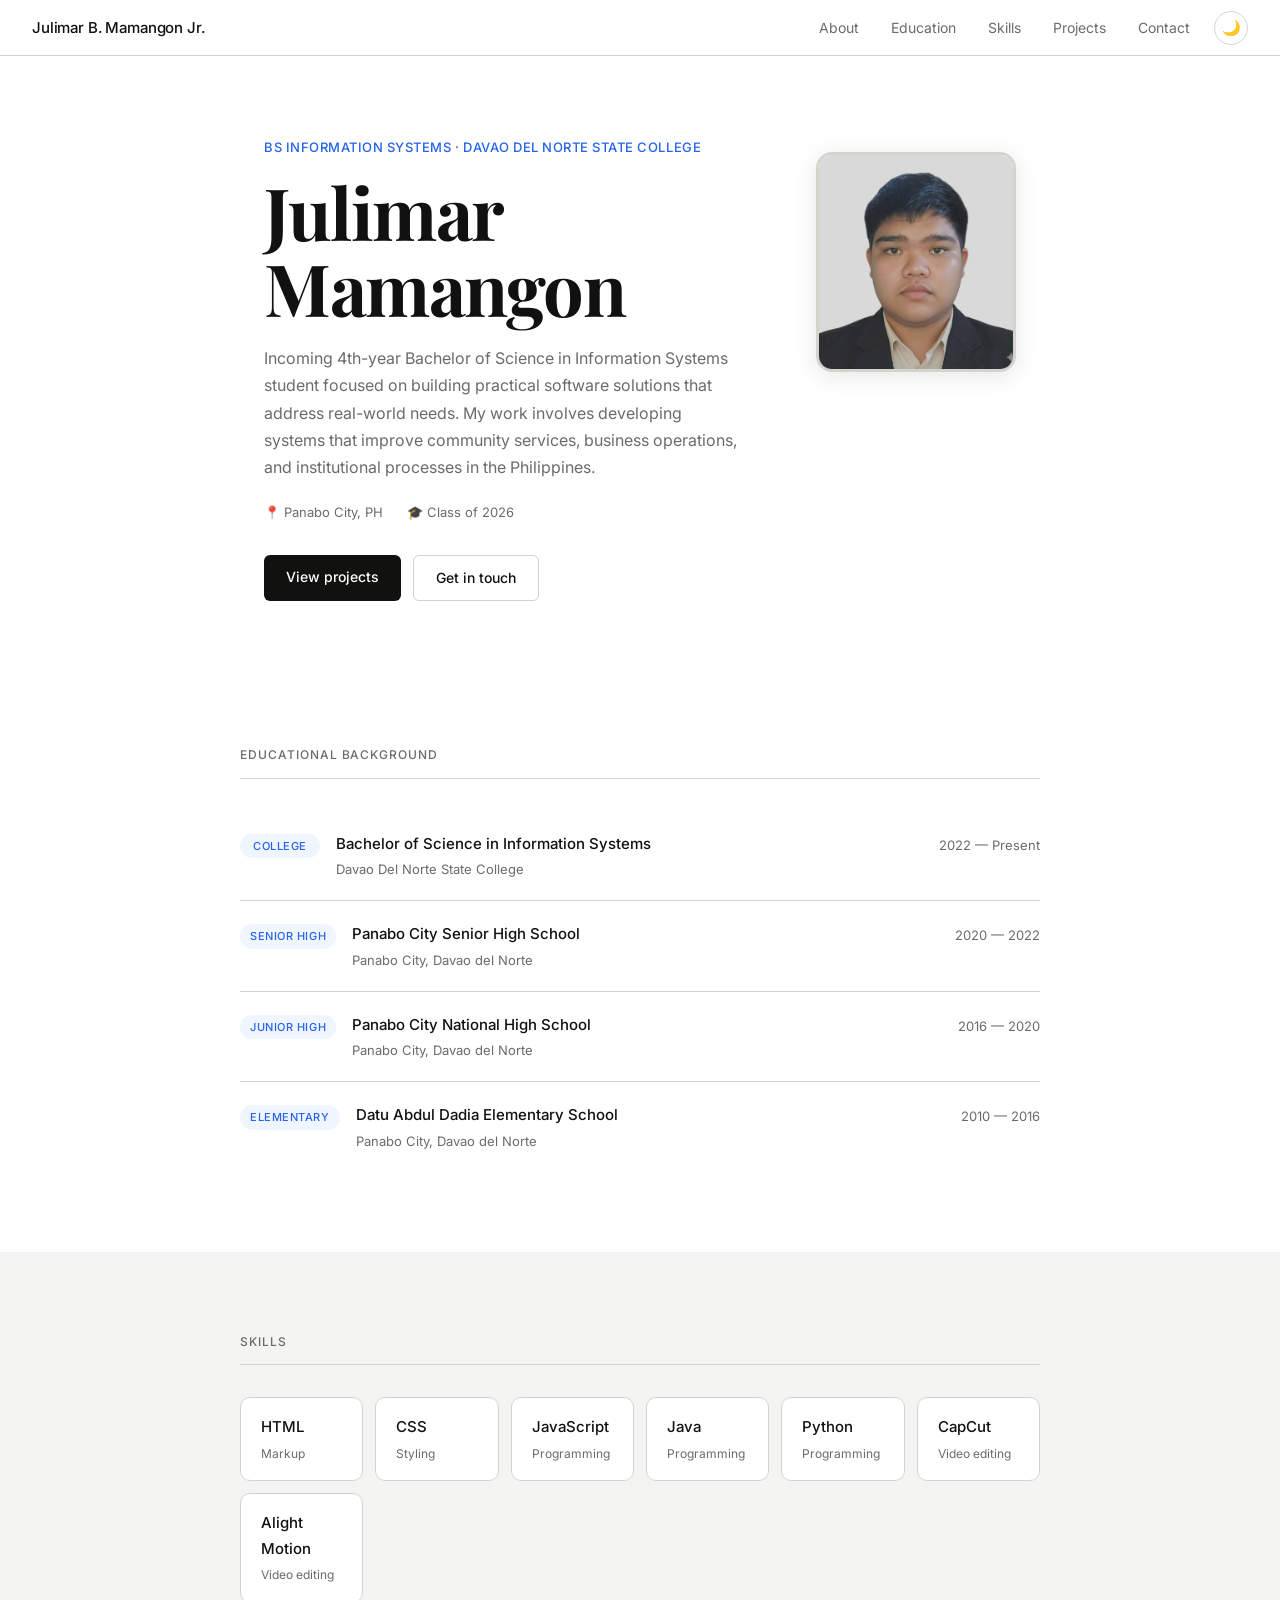
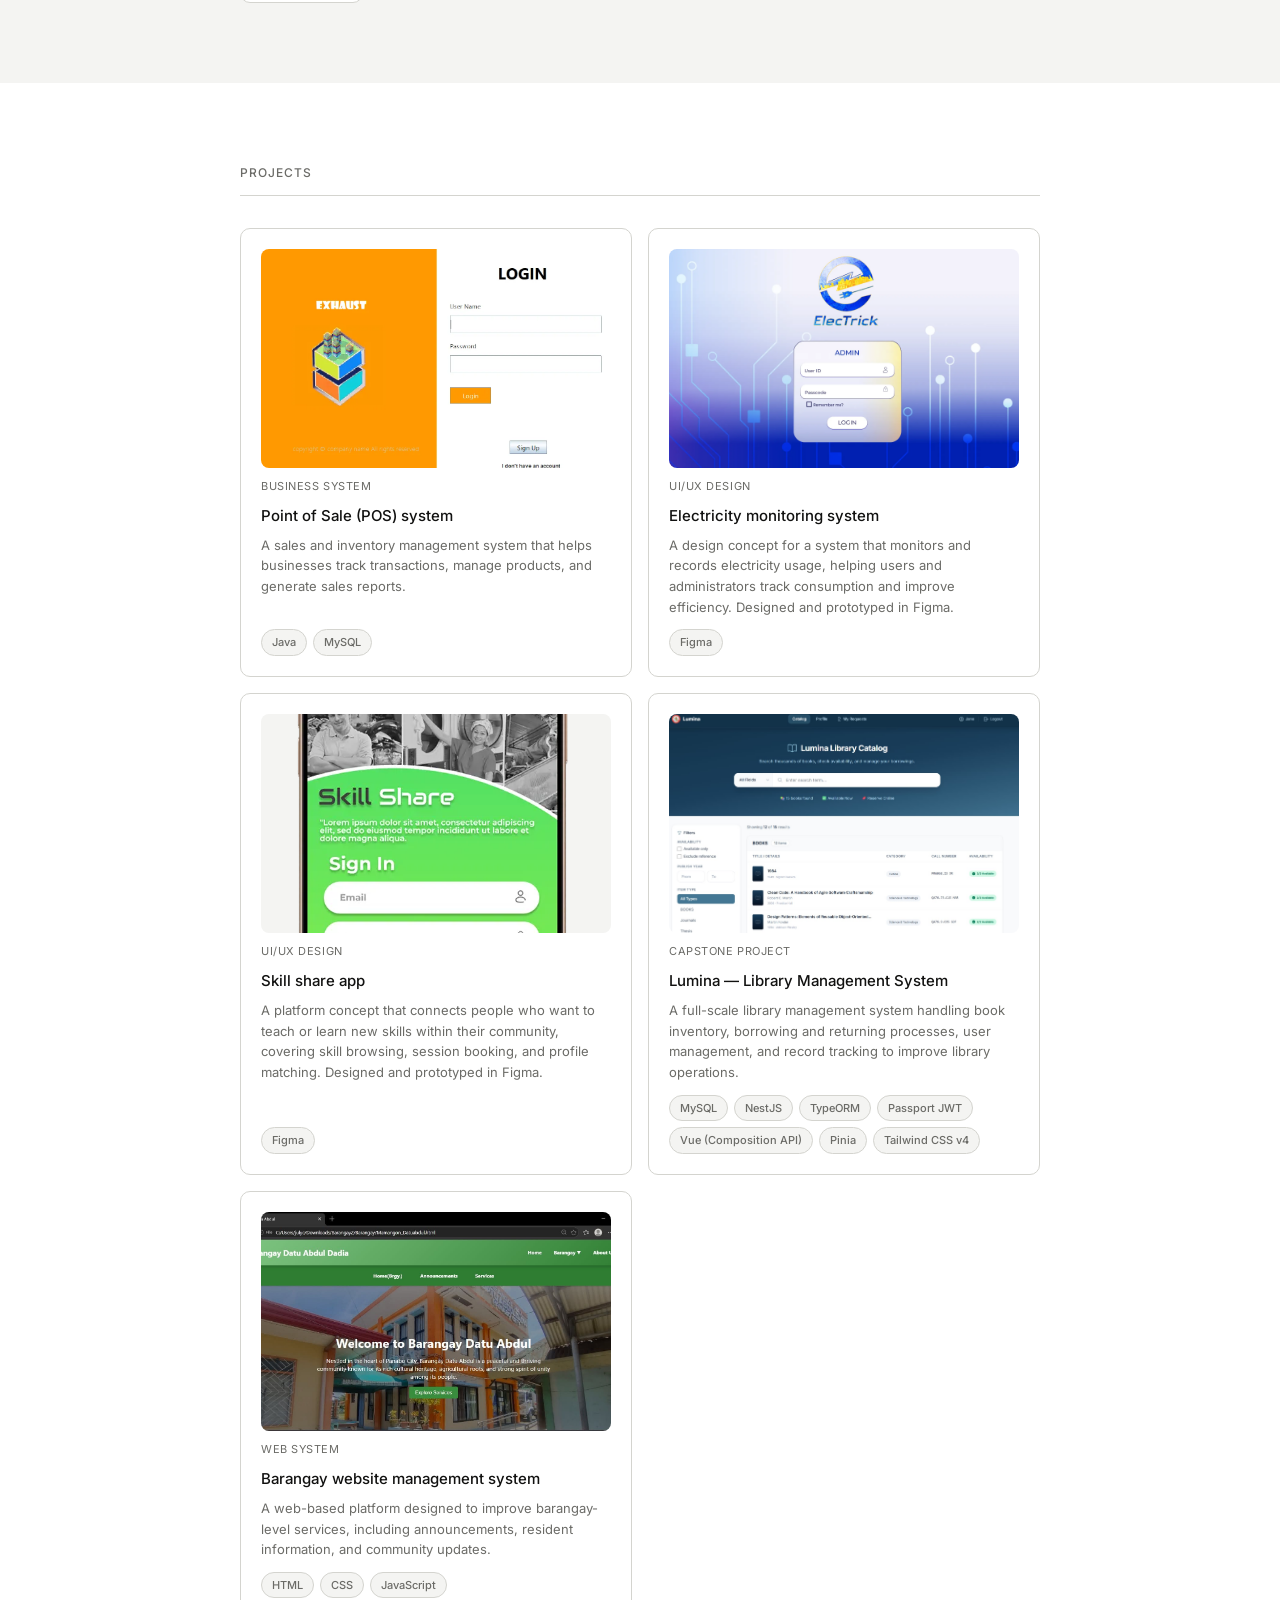
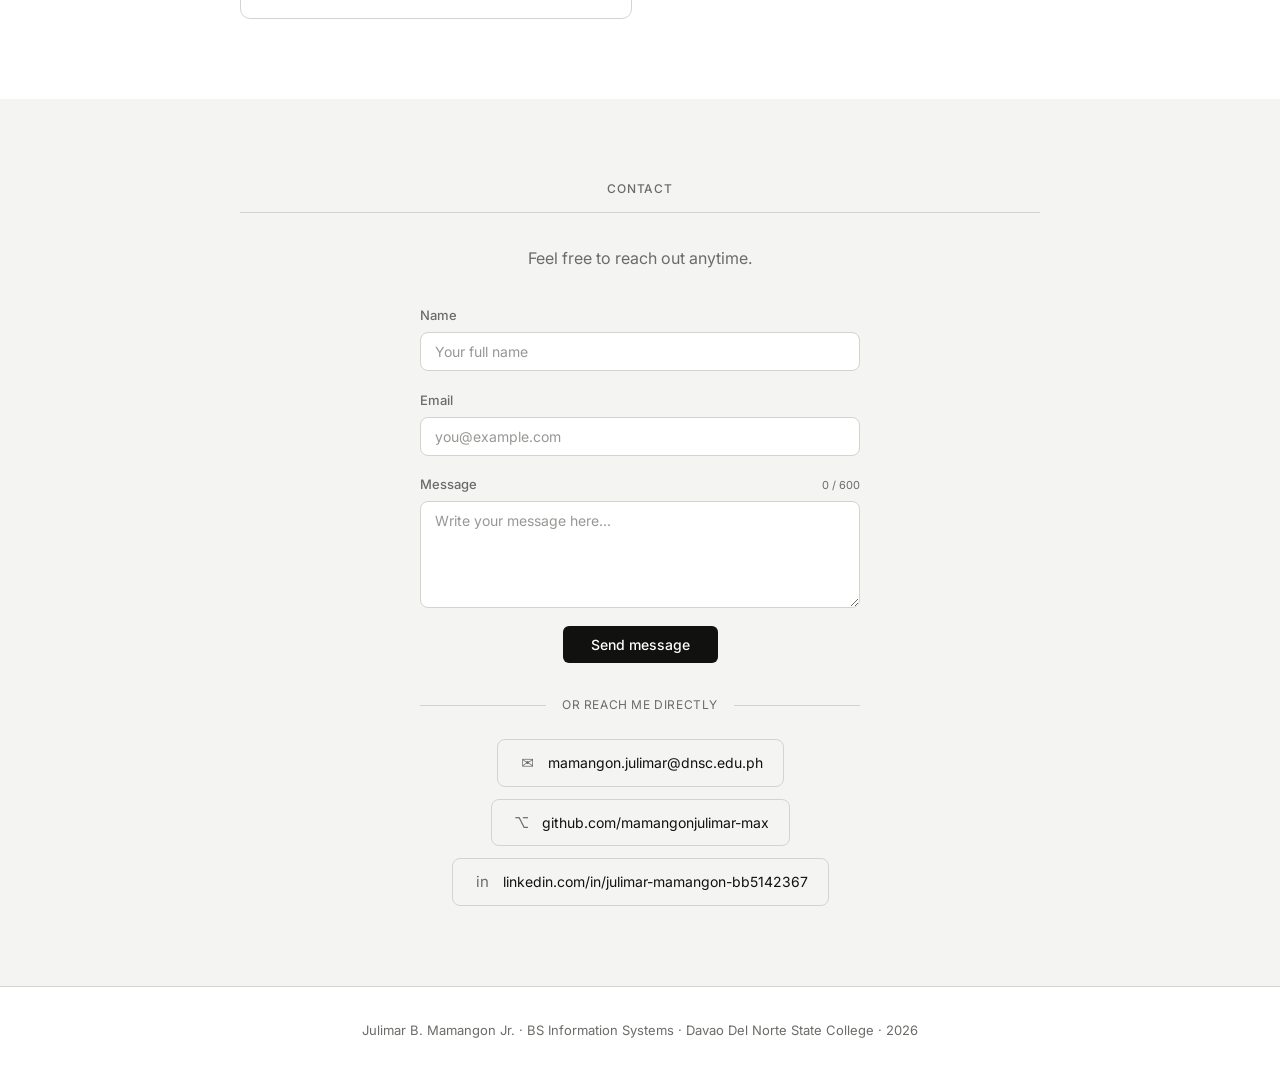
<file: index.html>
<!DOCTYPE html>
<html lang="en">
<head>
  <meta charset="UTF-8" />
  <meta name="viewport" content="width=device-width, initial-scale=1.0" />
  <title>Julimar B. Mamangon Jr. — Portfolio</title>
  <script>
    // Applies saved theme before first paint to avoid a flash. Default is light.
    (function () {
      try {
        if (localStorage.getItem('theme') === 'dark') {
          document.documentElement.setAttribute('data-theme', 'dark');
        }
      } catch (e) {}
    })();
  </script>
  <noscript>
    <style>.reveal { opacity: 1 !important; transform: none !important; }</style>
  </noscript>
  <link rel="preconnect" href="https://fonts.googleapis.com" />
  <link rel="preconnect" href="https://fonts.gstatic.com" crossorigin />
  <link href="https://fonts.googleapis.com/css2?family=Inter:wght@400;500&family=Playfair+Display:wght@700&display=swap" rel="stylesheet" />
  <link rel="stylesheet" href="style.css" />
</head>
<body>

  <nav class="nav">
    <span class="nav-name">Julimar B. Mamangon Jr.</span>
    <div class="nav-right">
      <ul class="nav-links">
        <li><a href="#about">About</a></li>
        <li><a href="#education">Education</a></li>
        <li><a href="#skills">Skills</a></li>
        <li><a href="#projects">Projects</a></li>
        <li><a href="#contact">Contact</a></li>
      </ul>
      <button id="theme-toggle" class="theme-toggle" type="button" aria-label="Toggle dark mode">
        <span class="icon-to-dark" aria-hidden="true">🌙</span>
        <span class="icon-to-light" aria-hidden="true">☀️</span>
      </button>
    </div>
  </nav>

  <header class="hero" id="about">
    <div class="hero-inner reveal">
      <p class="hero-eyebrow">BS Information Systems · Davao Del Norte State College</p>
      <h1 class="hero-name">Julimar<br>Mamangon</h1>
      <p class="hero-desc">
        Incoming 4th-year Bachelor of Science in Information Systems student focused on building practical software solutions that address real-world needs. My work involves developing systems that improve community services, business operations, and institutional processes in the Philippines.
      </p>
      <div class="hero-meta">
        <span>📍 Panabo City, PH</span>
        <span>🎓 Class of 2026</span>
      </div>
      <div class="hero-actions">
        <a href="#projects" class="btn-primary">View projects</a>
        <a href="#contact" class="btn-outline">Get in touch</a>
      </div>
    </div>
    <img src="photo.jpg" alt="Julimar B. Mamangon Jr." class="hero-avatar hero-photo reveal" />
  </header>

  <!-- EDUCATIONAL BACKGROUND -->
  <section class="section" id="education">
    <div class="container">
      <h2 class="section-label">Educational background</h2>
      <div class="edu-list">

        <div class="edu-item reveal">
          <div class="edu-level">College</div>
          <div class="edu-body">
            <h3>Bachelor of Science in Information Systems</h3>
            <p>Davao Del Norte State College</p>
          </div>
          <span class="edu-year">2022 — Present</span>
        </div>

        <div class="edu-item reveal">
          <div class="edu-level">Senior High</div>
          <div class="edu-body">
            <h3>Panabo City Senior High School</h3>
            <p>Panabo City, Davao del Norte</p>
          </div>
          <span class="edu-year">2020 — 2022</span>
        </div>

        <div class="edu-item reveal">
          <div class="edu-level">Junior High</div>
          <div class="edu-body">
            <h3>Panabo City National High School</h3>
            <p>Panabo City, Davao del Norte</p>
          </div>
          <span class="edu-year">2016 — 2020</span>
        </div>

        <div class="edu-item reveal">
          <div class="edu-level">Elementary</div>
          <div class="edu-body">
            <h3>Datu Abdul Dadia Elementary School</h3>
            <p>Panabo City, Davao del Norte</p>
          </div>
          <span class="edu-year">2010 — 2016</span>
        </div>

      </div>
    </div>
  </section>

  <!-- SKILLS -->
  <section class="section section-alt" id="skills">
    <div class="container">
      <h2 class="section-label">Skills</h2>
      <div class="skills-grid">
        <div class="skill-card reveal">
          <span class="skill-name">HTML</span>
          <span class="skill-type">Markup</span>
        </div>
        <div class="skill-card reveal">
          <span class="skill-name">CSS</span>
          <span class="skill-type">Styling</span>
        </div>
        <div class="skill-card reveal">
          <span class="skill-name">JavaScript</span>
          <span class="skill-type">Programming</span>
        </div>
        <div class="skill-card reveal">
          <span class="skill-name">Java</span>
          <span class="skill-type">Programming</span>
        </div>
        <div class="skill-card reveal">
          <span class="skill-name">Python</span>
          <span class="skill-type">Programming</span>
        </div>
        <div class="skill-card reveal">
          <span class="skill-name">CapCut</span>
          <span class="skill-type">Video editing</span>
        </div>
        <div class="skill-card reveal">
          <span class="skill-name">Alight Motion</span>
          <span class="skill-type">Video editing</span>
        </div>
      </div>
    </div>
  </section>

  <!-- PROJECTS -->
  <section class="section" id="projects">
    <div class="container">
      <h2 class="section-label">Projects</h2>
      <div class="projects-grid">

        <div class="project-card reveal">
          <div class="project-photo">
            <img src="pos-system.jpg" alt="Point of Sale (POS) system screenshot" onerror="this.style.display='none'; this.nextElementSibling.style.display='flex';" />
            <div class="photo-placeholder">
              <span class="placeholder-icon">🖼️</span>
              <span>Add pos-system.jpg</span>
            </div>
          </div>
          <div class="project-top">
            <span class="project-tag">Business system</span>
          </div>
          <h3 class="project-title">Point of Sale (POS) system</h3>
          <p class="project-desc">A sales and inventory management system that helps businesses track transactions, manage products, and generate sales reports.</p>
          <div class="project-tags">
            <span class="tech-tag">Java</span>
            <span class="tech-tag">MySQL</span>
          </div>
        </div>

        <div class="project-card reveal">
          <div class="project-photo">
            <img src="electricity-monitoring.jpg" alt="Electricity monitoring system screenshot" onerror="this.style.display='none'; this.nextElementSibling.style.display='flex';" />
            <div class="photo-placeholder">
              <span class="placeholder-icon">🖼️</span>
              <span>Add electricity-monitoring.jpg</span>
            </div>
          </div>
          <div class="project-top">
            <span class="project-tag">UI/UX design</span>
          </div>
          <h3 class="project-title">Electricity monitoring system</h3>
          <p class="project-desc">A design concept for a system that monitors and records electricity usage, helping users and administrators track consumption and improve efficiency. Designed and prototyped in Figma.</p>
          <div class="project-tags">
            <span class="tech-tag">Figma</span>
          </div>
        </div>

        <div class="project-card reveal">
          <div class="project-photo">
            <img src="skillshare-app.jpg" alt="Skill share app screenshot" onerror="this.style.display='none'; this.nextElementSibling.style.display='flex';" />
            <div class="photo-placeholder">
              <span class="placeholder-icon">🖼️</span>
              <span>Add skillshare-app.jpg</span>
            </div>
          </div>
          <div class="project-top">
            <span class="project-tag">UI/UX design</span>
          </div>
          <h3 class="project-title">Skill share app</h3>
          <p class="project-desc">A platform concept that connects people who want to teach or learn new skills within their community, covering skill browsing, session booking, and profile matching. Designed and prototyped in Figma.</p>
          <div class="project-tags">
            <span class="tech-tag">Figma</span>
          </div>
        </div>

        <div class="project-card reveal">
          <div class="project-photo">
            <img src="lumina.jpg" alt="Lumina library management system screenshot" onerror="this.style.display='none'; this.nextElementSibling.style.display='flex';" />
            <div class="photo-placeholder">
              <span class="placeholder-icon">🖼️</span>
              <span>Add lumina.jpg</span>
            </div>
          </div>
          <div class="project-top">
            <span class="project-tag">Capstone project</span>
          </div>
          <h3 class="project-title">Lumina — Library Management System</h3>
          <p class="project-desc">A full-scale library management system handling book inventory, borrowing and returning processes, user management, and record tracking to improve library operations.</p>
          <div class="project-tags">
            <span class="tech-tag">MySQL</span>
            <span class="tech-tag">NestJS</span>
            <span class="tech-tag">TypeORM</span>
            <span class="tech-tag">Passport JWT</span>
            <span class="tech-tag">Vue (Composition API)</span>
            <span class="tech-tag">Pinia</span>
            <span class="tech-tag">Tailwind CSS v4</span>
          </div>
        </div>

        <div class="project-card reveal">
          <div class="project-photo">
            <img src="barangay-website.jpg" alt="Barangay website management system screenshot" onerror="this.style.display='none'; this.nextElementSibling.style.display='flex';" />
            <div class="photo-placeholder">
              <span class="placeholder-icon">🖼️</span>
              <span>Add barangay-website.jpg</span>
            </div>
          </div>
          <div class="project-top">
            <span class="project-tag">Web system</span>
          </div>
          <h3 class="project-title">Barangay website management system</h3>
          <p class="project-desc">A web-based platform designed to improve barangay-level services, including announcements, resident information, and community updates.</p>
          <div class="project-tags">
            <span class="tech-tag">HTML</span>
            <span class="tech-tag">CSS</span>
            <span class="tech-tag">JavaScript</span>
          </div>
        </div>

      </div>
    </div>
  </section>

  <!-- CONTACT -->
  <section class="section section-alt" id="contact">
    <div class="container contact-container">
      <h2 class="section-label">Contact</h2>
      <p class="contact-intro reveal">Feel free to reach out anytime.</p>

      <form class="contact-form reveal" id="contact-form" novalidate>
        <div class="form-group" id="cf-name-group">
          <label for="cf-name">Name</label>
          <input type="text" id="cf-name" name="Name" placeholder="Your full name" autocomplete="name" aria-describedby="cf-name-error" required />
          <span class="form-error" id="cf-name-error">Please enter your name.</span>
        </div>
        <div class="form-group" id="cf-email-group">
          <label for="cf-email">Email</label>
          <input type="email" id="cf-email" name="Email" placeholder="you@example.com" autocomplete="email" aria-describedby="cf-email-error" required />
          <span class="form-error" id="cf-email-error">Please enter a valid email address.</span>
        </div>
        <div class="form-group" id="cf-message-group">
          <div class="label-row">
            <label for="cf-message">Message</label>
            <span class="char-count" id="cf-message-count">0 / 600</span>
          </div>
          <textarea id="cf-message" name="Message" rows="5" placeholder="Write your message here..." aria-describedby="cf-message-error" minlength="10" maxlength="600" required></textarea>
          <span class="form-error" id="cf-message-error">Please write a message (at least 10 characters).</span>
        </div>

        <div class="form-status" id="form-status" role="status" aria-live="polite"></div>

        <button type="submit" class="form-submit" id="form-submit-btn">
          <span class="form-spinner" aria-hidden="true"></span>
          <span class="form-submit-label">Send message</span>
        </button>
      </form>

      <div class="contact-divider reveal"><span>or reach me directly</span></div>

      <div class="contact-links reveal">
        <a href="mailto:mamangon.julimar@dnsc.edu.ph" class="contact-item">
          <span class="contact-icon">✉</span>
          <span>mamangon.julimar@dnsc.edu.ph</span>
        </a>
        <a href="https://github.com/mamangonjulimar-max" target="_blank" rel="noopener" class="contact-item">
          <span class="contact-icon">⌥</span>
          <span>github.com/mamangonjulimar-max</span>
        </a>
        <a href="https://www.linkedin.com/in/julimar-mamangon-bb5142367" target="_blank" rel="noopener" class="contact-item">
          <span class="contact-icon">in</span>
          <span>linkedin.com/in/julimar-mamangon-bb5142367</span>
        </a>
      </div>
    </div>
  </section>

  <footer class="footer">
    <p>Julimar B. Mamangon Jr. · BS Information Systems · Davao Del Norte State College · 2026</p>
  </footer>

  <script>
    (function () {
      var btn = document.getElementById('theme-toggle');
      var html = document.documentElement;
      btn.setAttribute('aria-pressed', String(html.getAttribute('data-theme') === 'dark'));

      btn.addEventListener('click', function () {
        var isDark = html.getAttribute('data-theme') === 'dark';
        if (isDark) {
          html.removeAttribute('data-theme');
          try { localStorage.setItem('theme', 'light'); } catch (e) {}
        } else {
          html.setAttribute('data-theme', 'dark');
          try { localStorage.setItem('theme', 'dark'); } catch (e) {}
        }
        btn.setAttribute('aria-pressed', String(!isDark));
      });
    })();
  </script>

  <script>
    // Contact form: client-side validation + mailto handoff with visible feedback
    (function () {
      var form = document.getElementById('contact-form');
      if (!form) return;

      var CONTACT_EMAIL = 'mamangon.julimar@dnsc.edu.ph';
      var fields = {
        name: { input: document.getElementById('cf-name'), group: document.getElementById('cf-name-group') },
        email: { input: document.getElementById('cf-email'), group: document.getElementById('cf-email-group') },
        message: { input: document.getElementById('cf-message'), group: document.getElementById('cf-message-group') }
      };
      var statusEl = document.getElementById('form-status');
      var submitBtn = document.getElementById('form-submit-btn');
      var submitLabel = submitBtn.querySelector('.form-submit-label');
      var charCount = document.getElementById('cf-message-count');

      var emailPattern = /^[^\s@]+@[^\s@]+\.[^\s@]+$/;

      function setError(field, hasError) {
        field.group.classList.toggle('has-error', hasError);
      }

      function validate() {
        var valid = true;

        if (!fields.name.input.value.trim()) {
          setError(fields.name, true);
          valid = false;
        } else {
          setError(fields.name, false);
        }

        var emailVal = fields.email.input.value.trim();
        if (!emailVal || !emailPattern.test(emailVal)) {
          setError(fields.email, true);
          valid = false;
        } else {
          setError(fields.email, false);
        }

        var msgVal = fields.message.input.value.trim();
        if (msgVal.length < 10) {
          setError(fields.message, true);
          valid = false;
        } else {
          setError(fields.message, false);
        }

        return valid;
      }

      // Live validation once a field has been touched/blurred
      Object.keys(fields).forEach(function (key) {
        fields[key].input.addEventListener('blur', function () {
          validate();
        });
        fields[key].input.addEventListener('input', function () {
          if (fields[key].group.classList.contains('has-error')) validate();
        });
      });

      // Character counter for message
      function updateCharCount() {
        var len = fields.message.input.value.length;
        var max = 600;
        charCount.textContent = len + ' / ' + max;
        charCount.classList.toggle('limit-near', len > max - 60);
      }
      fields.message.input.addEventListener('input', updateCharCount);
      updateCharCount();

      function showStatus(type, html) {
        statusEl.className = 'form-status is-visible ' + type;
        statusEl.innerHTML = html;
      }

      form.addEventListener('submit', function (e) {
        e.preventDefault();

        if (!validate()) {
          var firstError = form.querySelector('.has-error input, .has-error textarea');
          if (firstError) firstError.focus();
          showStatus('error', 'Please fix the highlighted fields before sending.');
          return;
        }

        var name = fields.name.input.value.trim();
        var email = fields.email.input.value.trim();
        var message = fields.message.input.value.trim();

        submitBtn.disabled = true;
        submitBtn.classList.add('is-loading');
        submitLabel.textContent = 'Opening your email app…';

        var subject = 'Portfolio contact from ' + name;
        var body = message + '\n\n— ' + name + ' (' + email + ')';
        var mailtoLink = 'mailto:' + CONTACT_EMAIL +
          '?subject=' + encodeURIComponent(subject) +
          '&body=' + encodeURIComponent(body);

        window.location.href = mailtoLink;

        setTimeout(function () {
          submitBtn.disabled = false;
          submitBtn.classList.remove('is-loading');
          submitLabel.textContent = 'Send message';
          showStatus('success',
            'Your email app should now be open with the message ready to send. ' +
            'If nothing opened, email me directly at <a href="mailto:' + CONTACT_EMAIL + '">' + CONTACT_EMAIL + '</a>.'
          );
        }, 600);
      });
    })();
  </script>

  <script>
    // Fade-in-on-scroll for elements marked .reveal
    (function () {
      var revealEls = document.querySelectorAll('.reveal');
      if (!('IntersectionObserver' in window)) {
        revealEls.forEach(function (el) { el.classList.add('is-visible'); });
        return;
      }
      var observer = new IntersectionObserver(function (entries) {
        entries.forEach(function (entry) {
          if (entry.isIntersecting) {
            entry.target.classList.add('is-visible');
            observer.unobserve(entry.target);
          }
        });
      }, { threshold: 0.15, rootMargin: '0px 0px -40px 0px' });
      revealEls.forEach(function (el) { observer.observe(el); });
    })();
  </script>

</body>
</html>
</file>
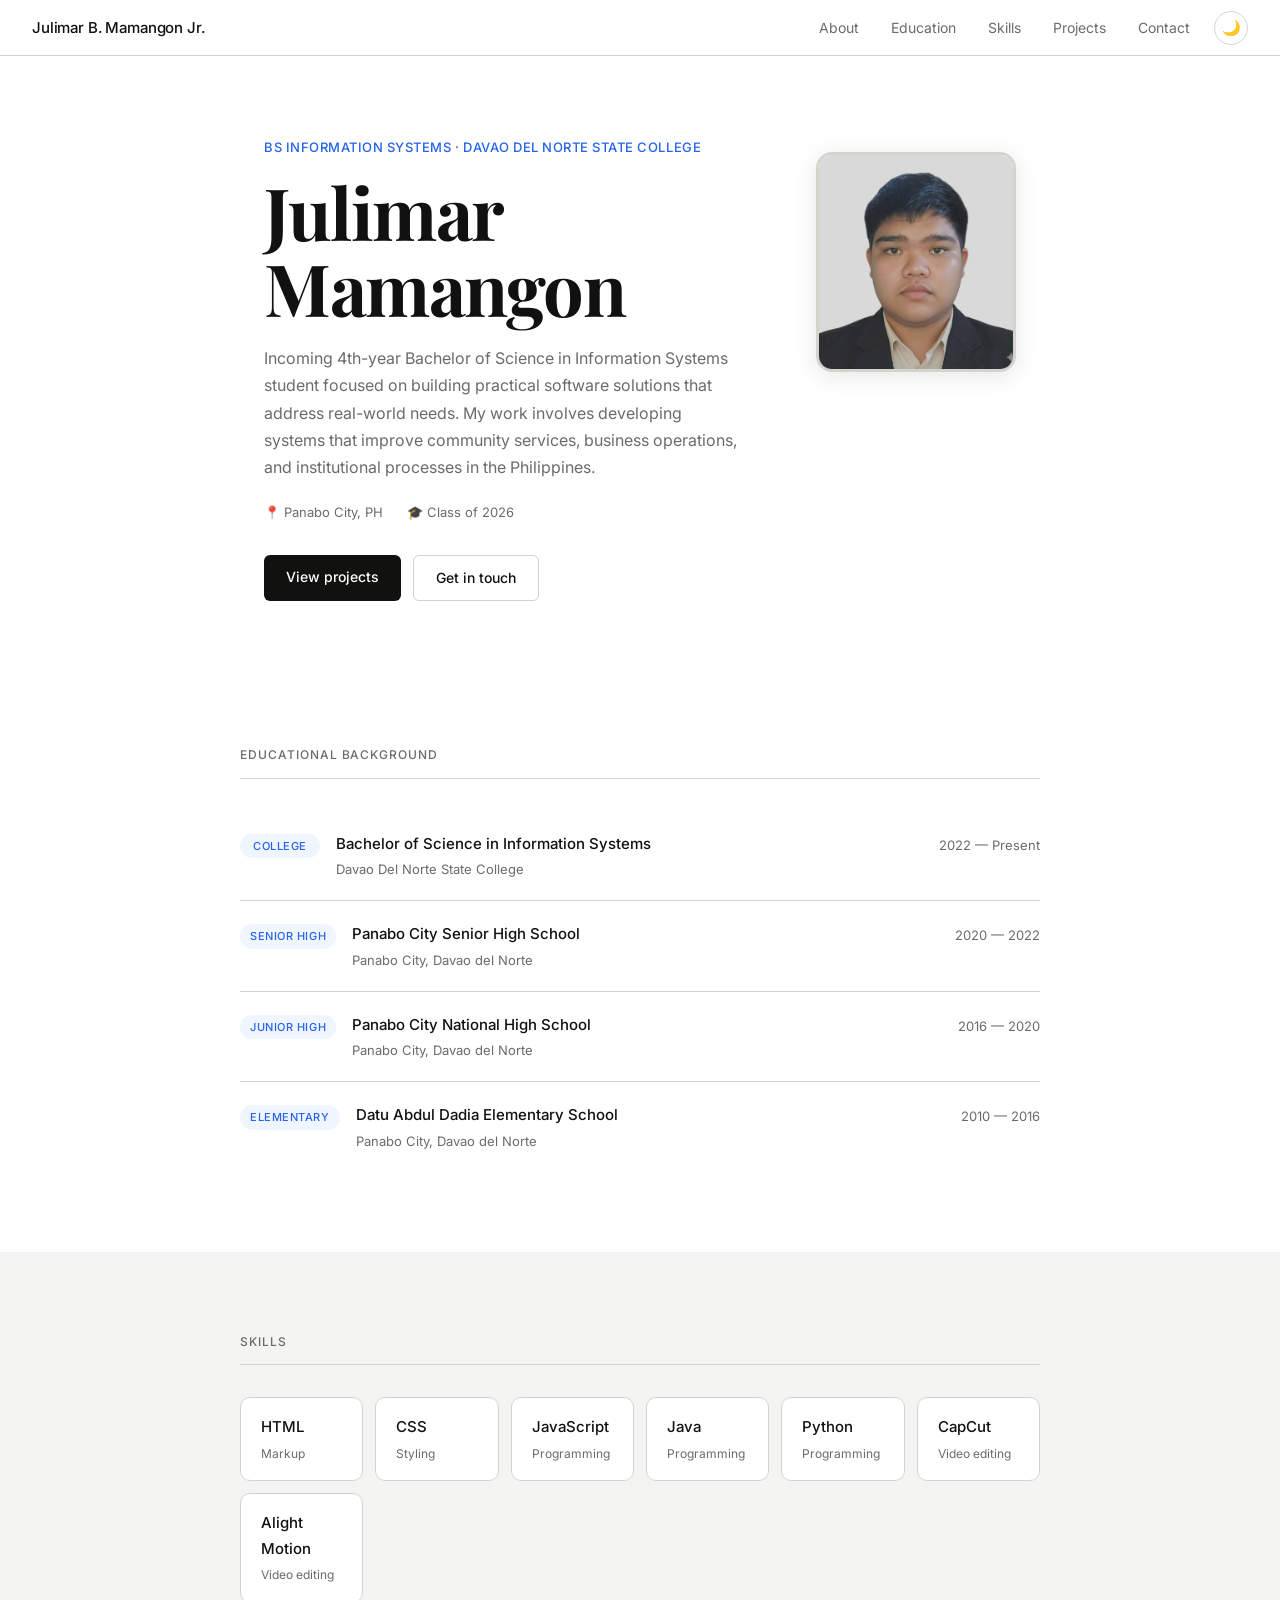
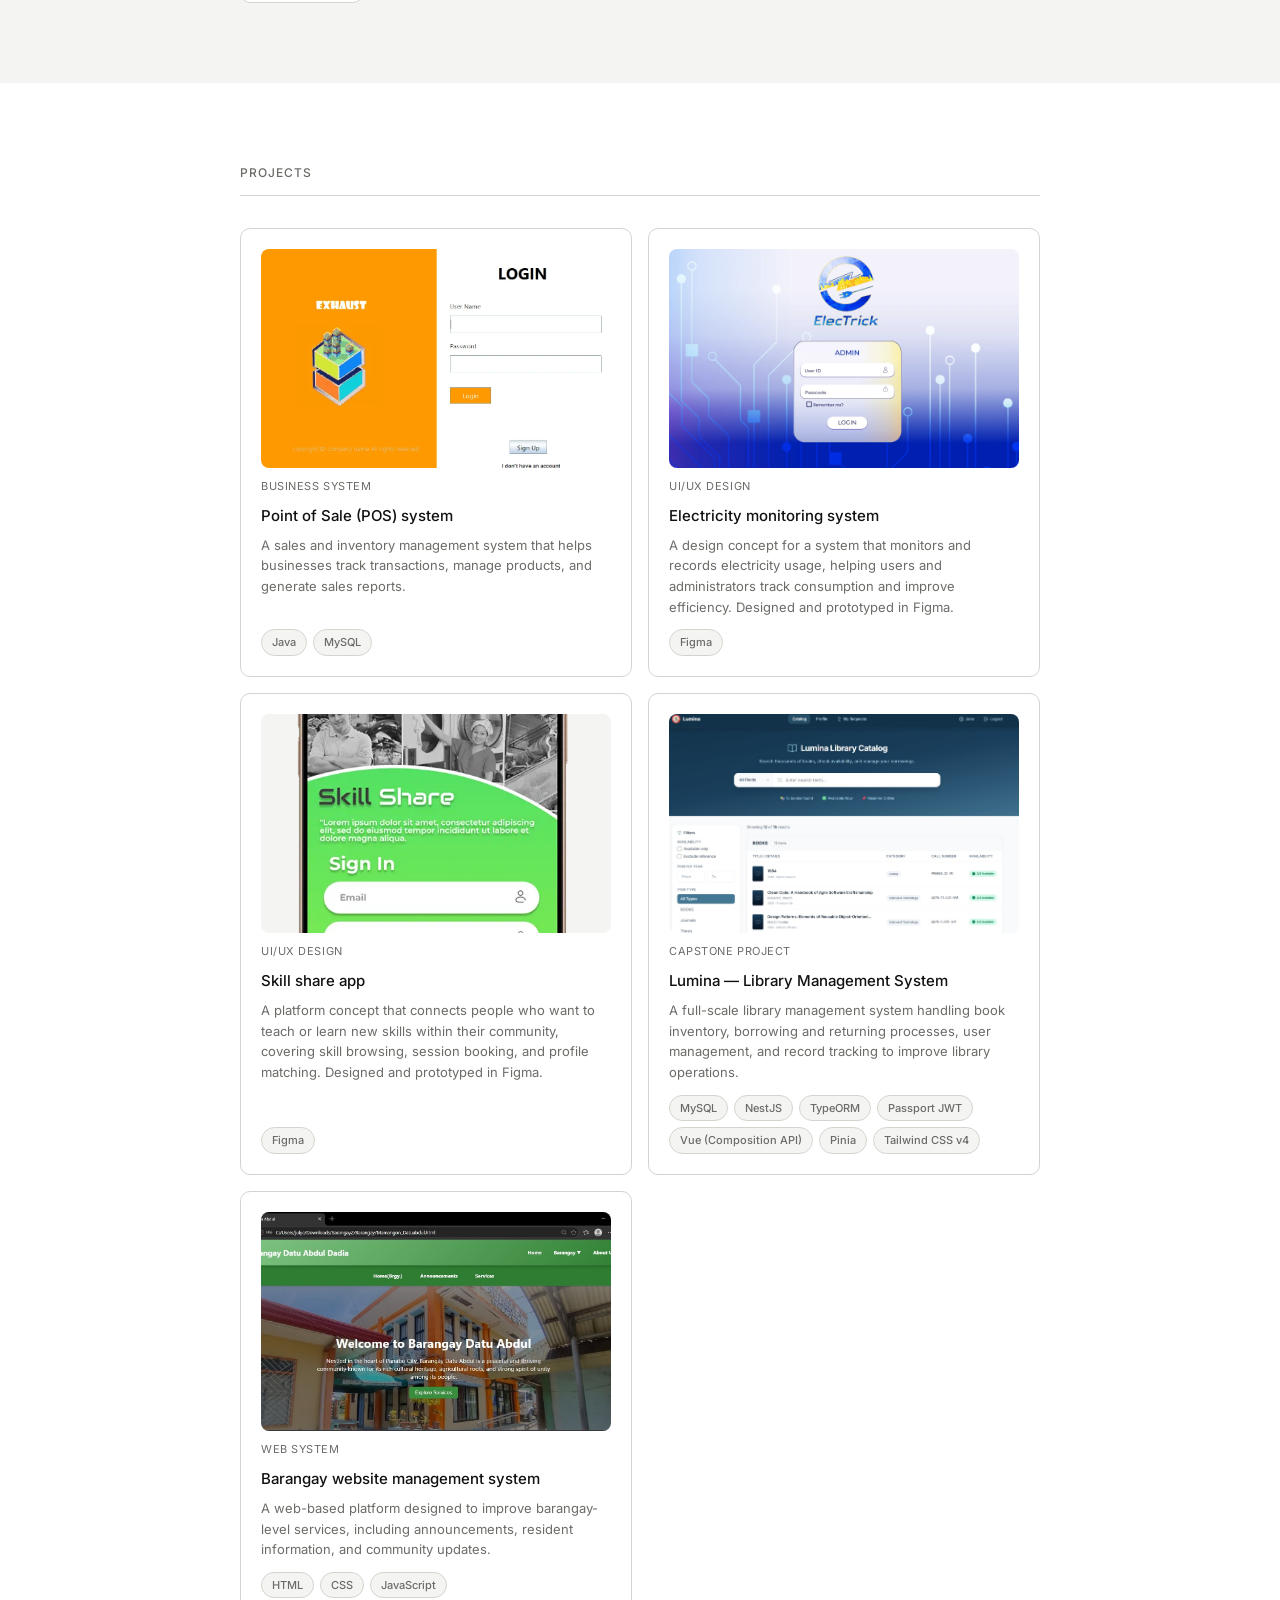
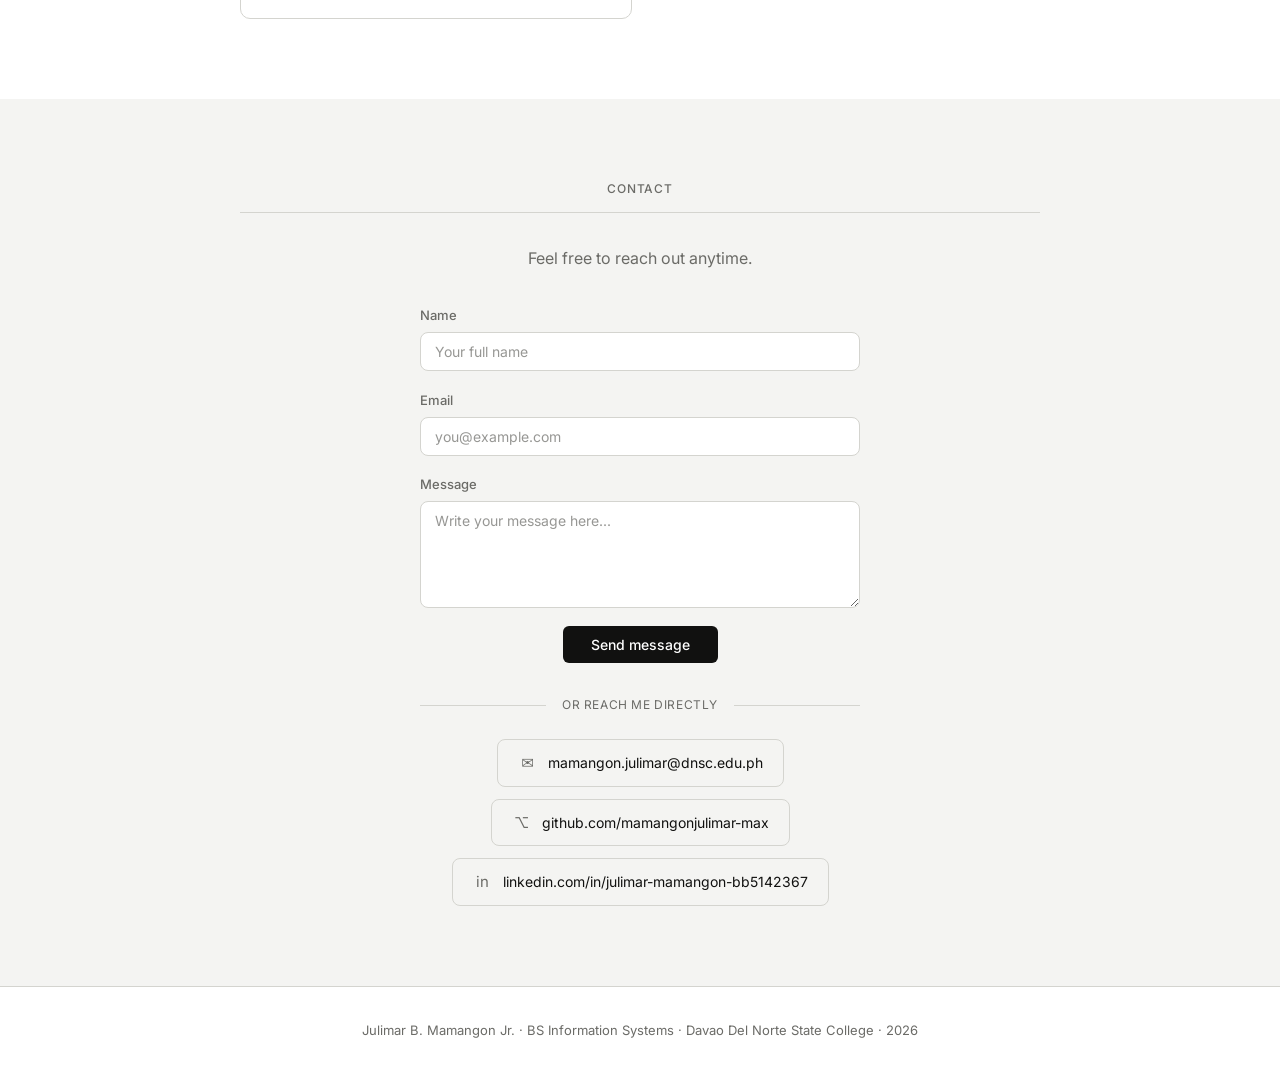
<file: index (2).html>
<!DOCTYPE html>
<html lang="en">
<head>
  <meta charset="UTF-8" />
  <meta name="viewport" content="width=device-width, initial-scale=1.0" />
  <title>Julimar B. Mamangon Jr. — Portfolio</title>
  <script>
    // Applies saved theme before first paint to avoid a flash. Default is light.
    (function () {
      try {
        if (localStorage.getItem('theme') === 'dark') {
          document.documentElement.setAttribute('data-theme', 'dark');
        }
      } catch (e) {}
    })();
  </script>
  <noscript>
    <style>.reveal { opacity: 1 !important; transform: none !important; }</style>
  </noscript>
  <link rel="preconnect" href="https://fonts.googleapis.com" />
  <link rel="preconnect" href="https://fonts.gstatic.com" crossorigin />
  <link href="https://fonts.googleapis.com/css2?family=Inter:wght@400;500&family=Playfair+Display:wght@700&display=swap" rel="stylesheet" />
  <link rel="stylesheet" href="style.css" />
</head>
<body>

  <nav class="nav">
    <span class="nav-name">Julimar B. Mamangon Jr.</span>
    <div class="nav-right">
      <ul class="nav-links">
        <li><a href="#about">About</a></li>
        <li><a href="#education">Education</a></li>
        <li><a href="#skills">Skills</a></li>
        <li><a href="#projects">Projects</a></li>
        <li><a href="#contact">Contact</a></li>
      </ul>
      <button id="theme-toggle" class="theme-toggle" type="button" aria-label="Toggle dark mode">
        <span class="icon-to-dark" aria-hidden="true">🌙</span>
        <span class="icon-to-light" aria-hidden="true">☀️</span>
      </button>
    </div>
  </nav>

  <header class="hero" id="about">
    <div class="hero-inner reveal">
      <p class="hero-eyebrow">BS Information Systems · Davao Del Norte State College</p>
      <h1 class="hero-name">Julimar<br>Mamangon</h1>
      <p class="hero-desc">
        Incoming 4th-year Bachelor of Science in Information Systems student focused on building practical software solutions that address real-world needs. My work involves developing systems that improve community services, business operations, and institutional processes in the Philippines.
      </p>
      <div class="hero-meta">
        <span>📍 Panabo City, PH</span>
        <span>🎓 Class of 2026</span>
      </div>
      <div class="hero-actions">
        <a href="#projects" class="btn-primary">View projects</a>
        <a href="#contact" class="btn-outline">Get in touch</a>
      </div>
    </div>
    <img src="photo.jpg" alt="Julimar B. Mamangon Jr." class="hero-avatar hero-photo reveal" />
  </header>

  <!-- EDUCATIONAL BACKGROUND -->
  <section class="section" id="education">
    <div class="container">
      <h2 class="section-label">Educational background</h2>
      <div class="edu-list">

        <div class="edu-item reveal">
          <div class="edu-level">College</div>
          <div class="edu-body">
            <h3>Bachelor of Science in Information Systems</h3>
            <p>Davao Del Norte State College</p>
          </div>
          <span class="edu-year">2022 — Present</span>
        </div>

        <div class="edu-item reveal">
          <div class="edu-level">Senior High</div>
          <div class="edu-body">
            <h3>Panabo City Senior High School</h3>
            <p>Panabo City, Davao del Norte</p>
          </div>
          <span class="edu-year">2020 — 2022</span>
        </div>

        <div class="edu-item reveal">
          <div class="edu-level">Junior High</div>
          <div class="edu-body">
            <h3>Panabo City National High School</h3>
            <p>Panabo City, Davao del Norte</p>
          </div>
          <span class="edu-year">2016 — 2020</span>
        </div>

        <div class="edu-item reveal">
          <div class="edu-level">Elementary</div>
          <div class="edu-body">
            <h3>Datu Abdul Dadia Elementary School</h3>
            <p>Panabo City, Davao del Norte</p>
          </div>
          <span class="edu-year">2010 — 2016</span>
        </div>

      </div>
    </div>
  </section>

  <!-- SKILLS -->
  <section class="section section-alt" id="skills">
    <div class="container">
      <h2 class="section-label">Skills</h2>
      <div class="skills-grid">
        <div class="skill-card reveal">
          <span class="skill-name">HTML</span>
          <span class="skill-type">Markup</span>
        </div>
        <div class="skill-card reveal">
          <span class="skill-name">CSS</span>
          <span class="skill-type">Styling</span>
        </div>
        <div class="skill-card reveal">
          <span class="skill-name">JavaScript</span>
          <span class="skill-type">Programming</span>
        </div>
        <div class="skill-card reveal">
          <span class="skill-name">Java</span>
          <span class="skill-type">Programming</span>
        </div>
        <div class="skill-card reveal">
          <span class="skill-name">Python</span>
          <span class="skill-type">Programming</span>
        </div>
        <div class="skill-card reveal">
          <span class="skill-name">CapCut</span>
          <span class="skill-type">Video editing</span>
        </div>
        <div class="skill-card reveal">
          <span class="skill-name">Alight Motion</span>
          <span class="skill-type">Video editing</span>
        </div>
      </div>
    </div>
  </section>

  <!-- PROJECTS -->
  <section class="section" id="projects">
    <div class="container">
      <h2 class="section-label">Projects</h2>
      <div class="projects-grid">

        <div class="project-card reveal">
          <div class="project-photo">
            <img src="pos-system.jpg" alt="Point of Sale (POS) system screenshot" onerror="this.style.display='none'; this.nextElementSibling.style.display='flex';" />
            <div class="photo-placeholder">
              <span class="placeholder-icon">🖼️</span>
              <span>Add pos-system.jpg</span>
            </div>
          </div>
          <div class="project-top">
            <span class="project-tag">Business system</span>
          </div>
          <h3 class="project-title">Point of Sale (POS) system</h3>
          <p class="project-desc">A sales and inventory management system that helps businesses track transactions, manage products, and generate sales reports.</p>
          <div class="project-tags">
            <span class="tech-tag">Java</span>
            <span class="tech-tag">MySQL</span>
          </div>
        </div>

        <div class="project-card reveal">
          <div class="project-photo">
            <img src="electricity-monitoring.jpg" alt="Electricity monitoring system screenshot" onerror="this.style.display='none'; this.nextElementSibling.style.display='flex';" />
            <div class="photo-placeholder">
              <span class="placeholder-icon">🖼️</span>
              <span>Add electricity-monitoring.jpg</span>
            </div>
          </div>
          <div class="project-top">
            <span class="project-tag">UI/UX design</span>
          </div>
          <h3 class="project-title">Electricity monitoring system</h3>
          <p class="project-desc">A design concept for a system that monitors and records electricity usage, helping users and administrators track consumption and improve efficiency. Designed and prototyped in Figma.</p>
          <div class="project-tags">
            <span class="tech-tag">Figma</span>
          </div>
        </div>

        <div class="project-card reveal">
          <div class="project-photo">
            <img src="skillshare-app.jpg" alt="Skill share app screenshot" onerror="this.style.display='none'; this.nextElementSibling.style.display='flex';" />
            <div class="photo-placeholder">
              <span class="placeholder-icon">🖼️</span>
              <span>Add skillshare-app.jpg</span>
            </div>
          </div>
          <div class="project-top">
            <span class="project-tag">UI/UX design</span>
          </div>
          <h3 class="project-title">Skill share app</h3>
          <p class="project-desc">A platform concept that connects people who want to teach or learn new skills within their community, covering skill browsing, session booking, and profile matching. Designed and prototyped in Figma.</p>
          <div class="project-tags">
            <span class="tech-tag">Figma</span>
          </div>
        </div>

        <div class="project-card reveal">
          <div class="project-photo">
            <img src="lumina.jpg" alt="Lumina library management system screenshot" onerror="this.style.display='none'; this.nextElementSibling.style.display='flex';" />
            <div class="photo-placeholder">
              <span class="placeholder-icon">🖼️</span>
              <span>Add lumina.jpg</span>
            </div>
          </div>
          <div class="project-top">
            <span class="project-tag">Capstone project</span>
          </div>
          <h3 class="project-title">Lumina — Library Management System</h3>
          <p class="project-desc">A full-scale library management system handling book inventory, borrowing and returning processes, user management, and record tracking to improve library operations.</p>
          <div class="project-tags">
            <span class="tech-tag">MySQL</span>
            <span class="tech-tag">NestJS</span>
            <span class="tech-tag">TypeORM</span>
            <span class="tech-tag">Passport JWT</span>
            <span class="tech-tag">Vue (Composition API)</span>
            <span class="tech-tag">Pinia</span>
            <span class="tech-tag">Tailwind CSS v4</span>
          </div>
        </div>

        <div class="project-card reveal">
          <div class="project-photo">
            <img src="barangay-website.jpg" alt="Barangay website management system screenshot" onerror="this.style.display='none'; this.nextElementSibling.style.display='flex';" />
            <div class="photo-placeholder">
              <span class="placeholder-icon">🖼️</span>
              <span>Add barangay-website.jpg</span>
            </div>
          </div>
          <div class="project-top">
            <span class="project-tag">Web system</span>
          </div>
          <h3 class="project-title">Barangay website management system</h3>
          <p class="project-desc">A web-based platform designed to improve barangay-level services, including announcements, resident information, and community updates.</p>
          <div class="project-tags">
            <span class="tech-tag">HTML</span>
            <span class="tech-tag">CSS</span>
            <span class="tech-tag">JavaScript</span>
          </div>
        </div>

      </div>
    </div>
  </section>

  <!-- CONTACT -->
  <section class="section section-alt" id="contact">
    <div class="container contact-container">
      <h2 class="section-label">Contact</h2>
      <p class="contact-intro reveal">Feel free to reach out anytime.</p>

      <form class="contact-form reveal" action="mailto:mamangon.julimar@dnsc.edu.ph" method="POST" enctype="text/plain">
        <div class="form-group">
          <label for="cf-name">Name</label>
          <input type="text" id="cf-name" name="Name" placeholder="Your full name" required />
        </div>
        <div class="form-group">
          <label for="cf-email">Email</label>
          <input type="email" id="cf-email" name="Email" placeholder="you@example.com" required />
        </div>
        <div class="form-group">
          <label for="cf-message">Message</label>
          <textarea id="cf-message" name="Message" rows="5" placeholder="Write your message here..." required></textarea>
        </div>
        <button type="submit" class="form-submit">Send message</button>
      </form>

      <div class="contact-divider reveal"><span>or reach me directly</span></div>

      <div class="contact-links reveal">
        <a href="mailto:mamangon.julimar@dnsc.edu.ph" class="contact-item">
          <span class="contact-icon">✉</span>
          <span>mamangon.julimar@dnsc.edu.ph</span>
        </a>
        <a href="https://github.com/mamangonjulimar-max" target="_blank" rel="noopener" class="contact-item">
          <span class="contact-icon">⌥</span>
          <span>github.com/mamangonjulimar-max</span>
        </a>
        <a href="https://www.linkedin.com/in/julimar-mamangon-bb5142367" target="_blank" rel="noopener" class="contact-item">
          <span class="contact-icon">in</span>
          <span>linkedin.com/in/julimar-mamangon-bb5142367</span>
        </a>
      </div>
    </div>
  </section>

  <footer class="footer">
    <p>Julimar B. Mamangon Jr. · BS Information Systems · Davao Del Norte State College · 2026</p>
  </footer>

  <script>
    (function () {
      var btn = document.getElementById('theme-toggle');
      var html = document.documentElement;
      btn.setAttribute('aria-pressed', String(html.getAttribute('data-theme') === 'dark'));

      btn.addEventListener('click', function () {
        var isDark = html.getAttribute('data-theme') === 'dark';
        if (isDark) {
          html.removeAttribute('data-theme');
          try { localStorage.setItem('theme', 'light'); } catch (e) {}
        } else {
          html.setAttribute('data-theme', 'dark');
          try { localStorage.setItem('theme', 'dark'); } catch (e) {}
        }
        btn.setAttribute('aria-pressed', String(!isDark));
      });
    })();
  </script>

  <script>
    // Fade-in-on-scroll for elements marked .reveal
    (function () {
      var revealEls = document.querySelectorAll('.reveal');
      if (!('IntersectionObserver' in window)) {
        revealEls.forEach(function (el) { el.classList.add('is-visible'); });
        return;
      }
      var observer = new IntersectionObserver(function (entries) {
        entries.forEach(function (entry) {
          if (entry.isIntersecting) {
            entry.target.classList.add('is-visible');
            observer.unobserve(entry.target);
          }
        });
      }, { threshold: 0.15, rootMargin: '0px 0px -40px 0px' });
      revealEls.forEach(function (el) { observer.observe(el); });
    })();
  </script>

</body>
</html>
</file>
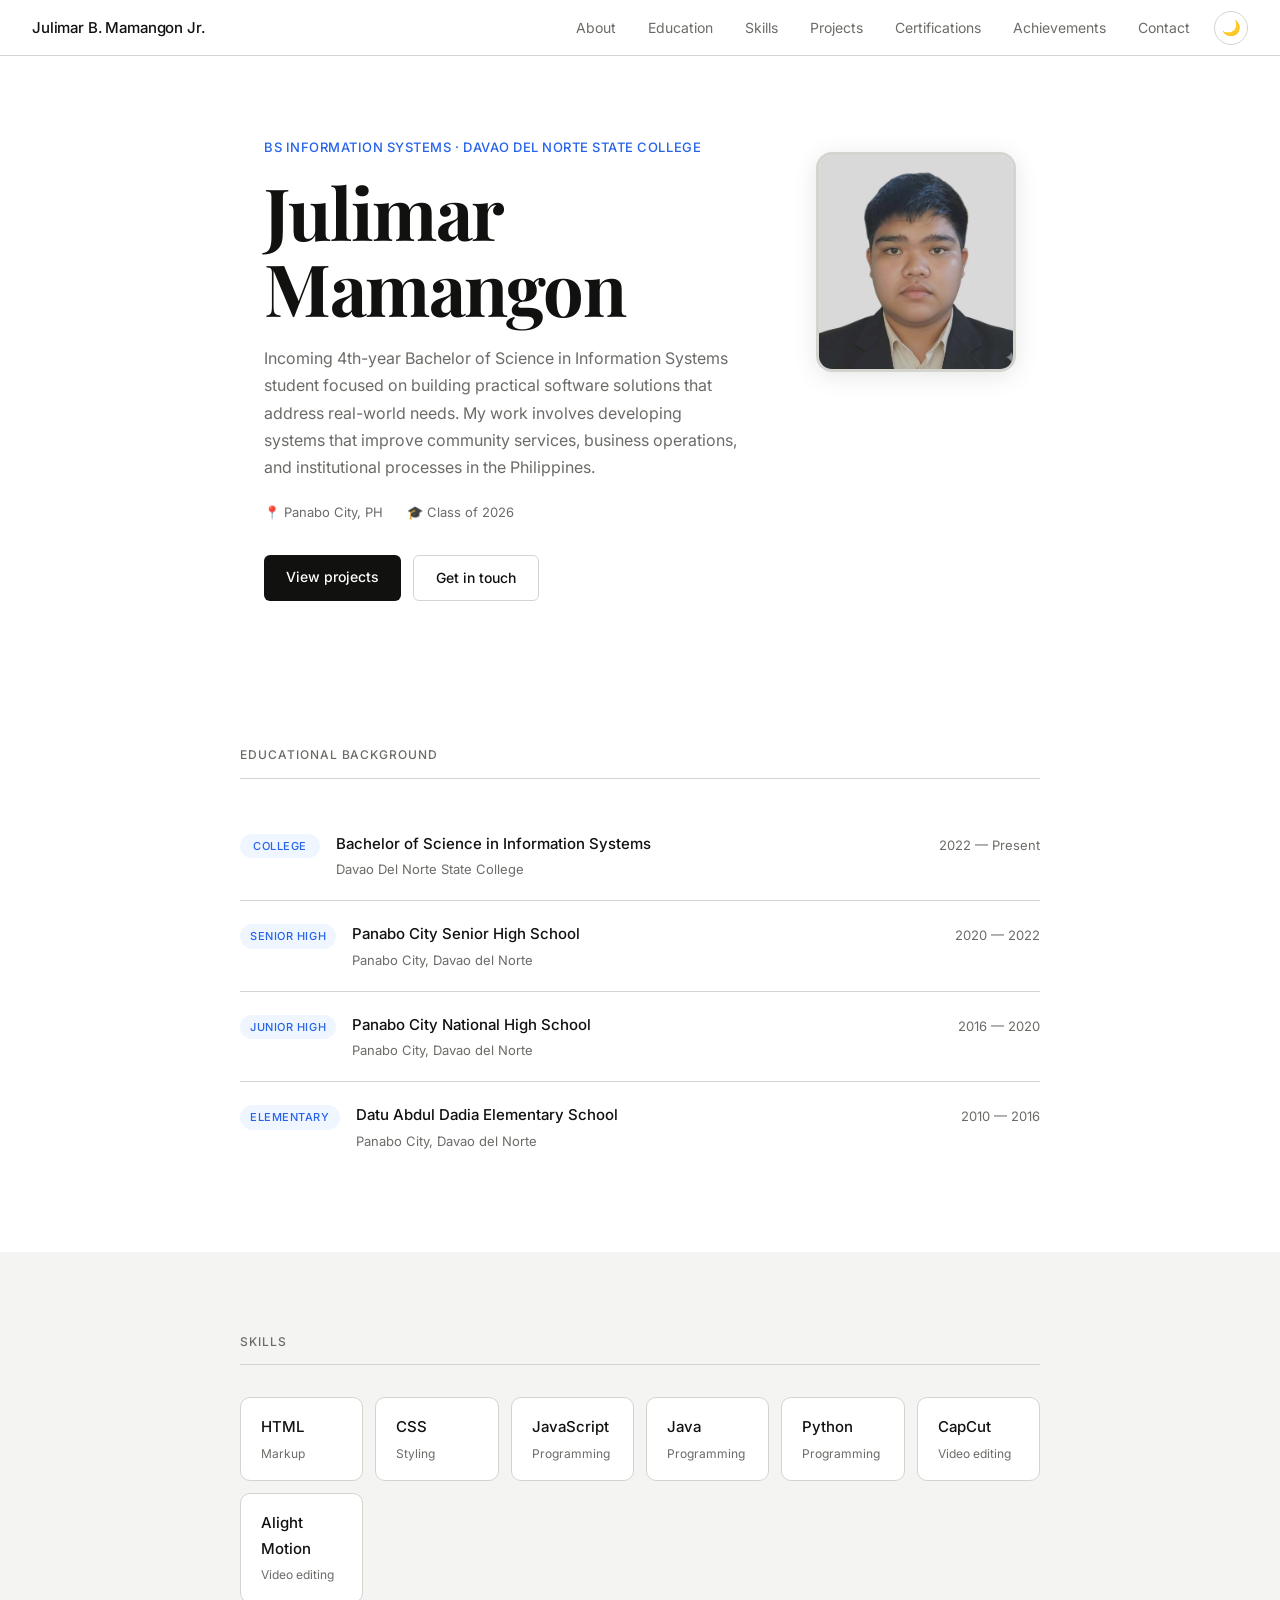
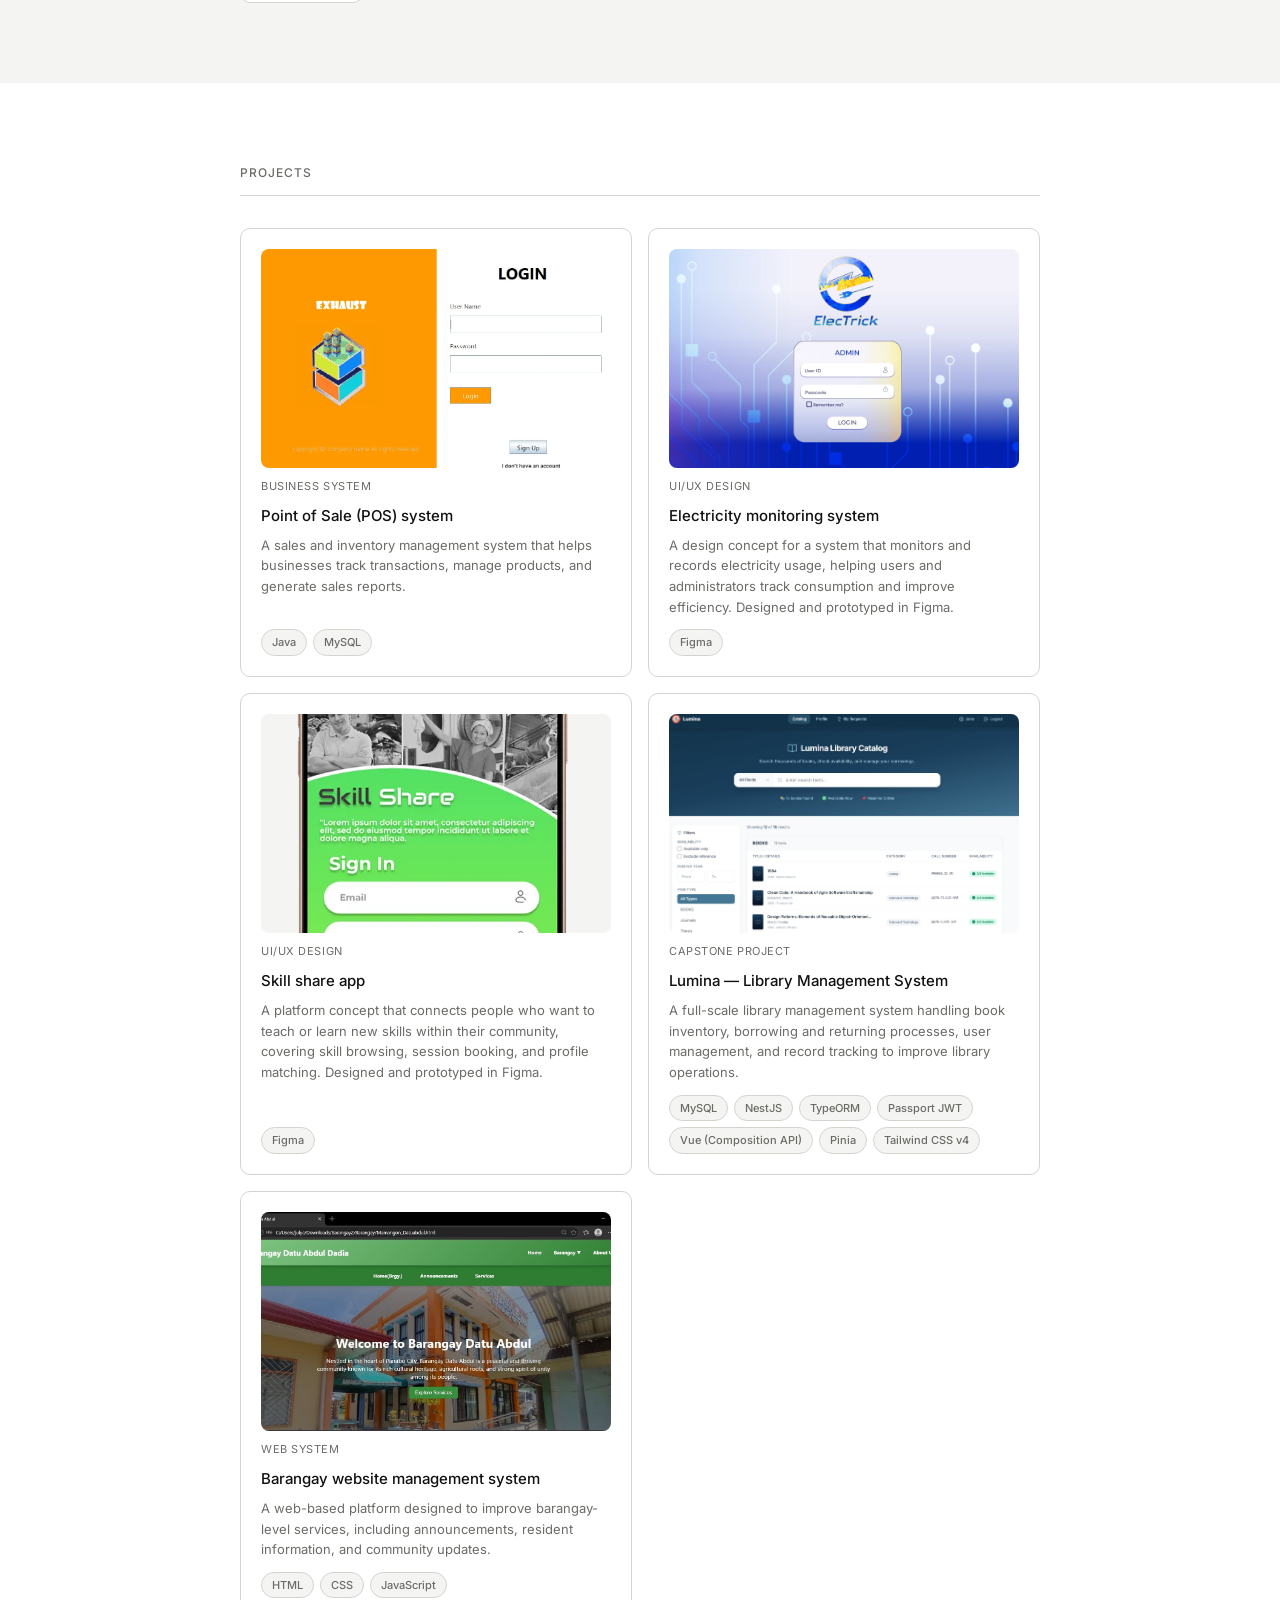
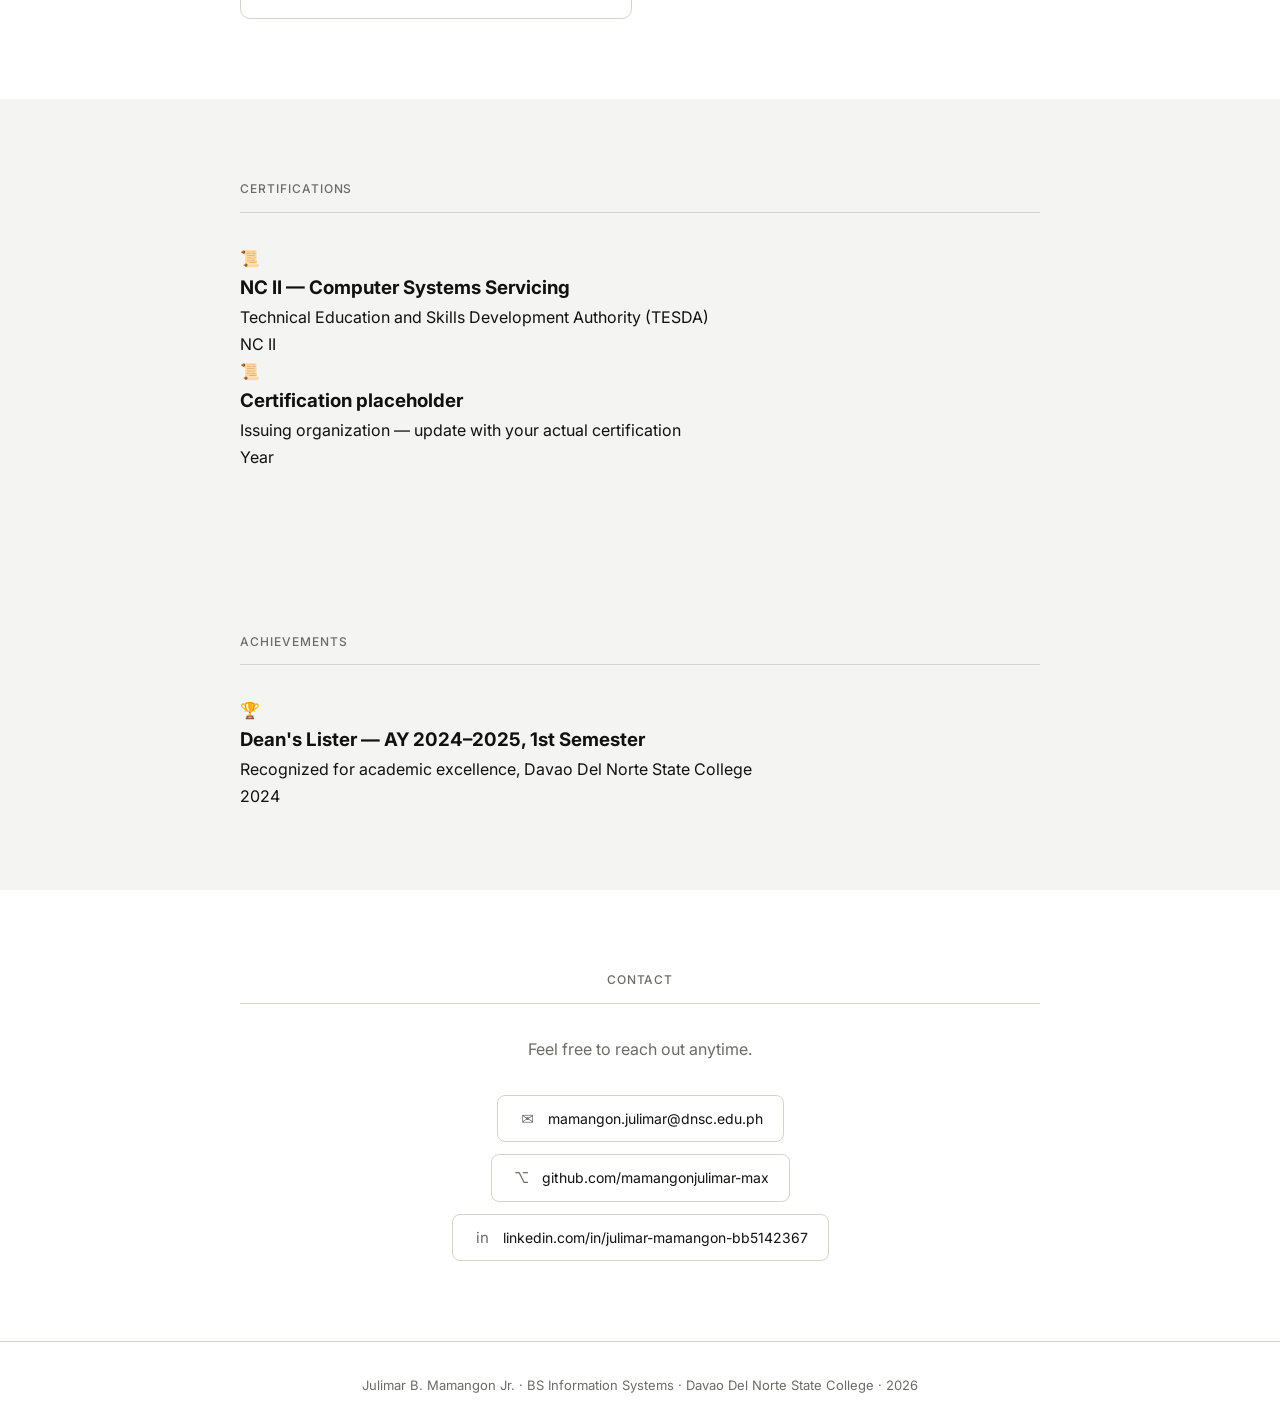
<file: index (3).html>
<!DOCTYPE html>
<html lang="en">
<head>
  <meta charset="UTF-8" />
  <meta name="viewport" content="width=device-width, initial-scale=1.0" />
  <title>Julimar B. Mamangon Jr. — Portfolio</title>
  <script>
    // Applies saved theme before first paint to avoid a flash. Default is light.
    (function () {
      try {
        if (localStorage.getItem('theme') === 'dark') {
          document.documentElement.setAttribute('data-theme', 'dark');
        }
      } catch (e) {}
    })();
  </script>
  <link rel="preconnect" href="https://fonts.googleapis.com" />
  <link rel="preconnect" href="https://fonts.gstatic.com" crossorigin />
  <link href="https://fonts.googleapis.com/css2?family=Inter:wght@400;500&family=Playfair+Display:wght@700&display=swap" rel="stylesheet" />
  <link rel="stylesheet" href="style.css" />
</head>
<body>

  <nav class="nav">
    <span class="nav-name">Julimar B. Mamangon Jr.</span>
    <div class="nav-right">
      <ul class="nav-links">
        <li><a href="#about">About</a></li>
        <li><a href="#education">Education</a></li>
        <li><a href="#skills">Skills</a></li>
        <li><a href="#projects">Projects</a></li>
        <li><a href="#certifications">Certifications</a></li>
        <li><a href="#achievements">Achievements</a></li>
        <li><a href="#contact">Contact</a></li>
      </ul>
      <button id="theme-toggle" class="theme-toggle" type="button" aria-label="Toggle dark mode">
        <span class="icon-to-dark" aria-hidden="true">🌙</span>
        <span class="icon-to-light" aria-hidden="true">☀️</span>
      </button>
    </div>
  </nav>

  <header class="hero" id="about">
    <div class="hero-inner">
      <p class="hero-eyebrow">BS Information Systems · Davao Del Norte State College</p>
      <h1 class="hero-name">Julimar<br>Mamangon</h1>
      <p class="hero-desc">
        Incoming 4th-year Bachelor of Science in Information Systems student focused on building practical software solutions that address real-world needs. My work involves developing systems that improve community services, business operations, and institutional processes in the Philippines.
      </p>
      <div class="hero-meta">
        <span>📍 Panabo City, PH</span>
        <span>🎓 Class of 2026</span>
      </div>
      <div class="hero-actions">
        <a href="#projects" class="btn-primary">View projects</a>
        <a href="#contact" class="btn-outline">Get in touch</a>
      </div>
    </div>
    <img src="photo.jpg" alt="Julimar B. Mamangon Jr." class="hero-avatar hero-photo" />
  </header>

  <!-- EDUCATIONAL BACKGROUND -->
  <section class="section" id="education">
    <div class="container">
      <h2 class="section-label">Educational background</h2>
      <div class="edu-list">

        <div class="edu-item">
          <div class="edu-level">College</div>
          <div class="edu-body">
            <h3>Bachelor of Science in Information Systems</h3>
            <p>Davao Del Norte State College</p>
          </div>
          <span class="edu-year">2022 — Present</span>
        </div>

        <div class="edu-item">
          <div class="edu-level">Senior High</div>
          <div class="edu-body">
            <h3>Panabo City Senior High School</h3>
            <p>Panabo City, Davao del Norte</p>
          </div>
          <span class="edu-year">2020 — 2022</span>
        </div>

        <div class="edu-item">
          <div class="edu-level">Junior High</div>
          <div class="edu-body">
            <h3>Panabo City National High School</h3>
            <p>Panabo City, Davao del Norte</p>
          </div>
          <span class="edu-year">2016 — 2020</span>
        </div>

        <div class="edu-item">
          <div class="edu-level">Elementary</div>
          <div class="edu-body">
            <h3>Datu Abdul Dadia Elementary School</h3>
            <p>Panabo City, Davao del Norte</p>
          </div>
          <span class="edu-year">2010 — 2016</span>
        </div>

      </div>
    </div>
  </section>

  <!-- SKILLS -->
  <section class="section section-alt" id="skills">
    <div class="container">
      <h2 class="section-label">Skills</h2>
      <div class="skills-grid">
        <div class="skill-card">
          <span class="skill-name">HTML</span>
          <span class="skill-type">Markup</span>
        </div>
        <div class="skill-card">
          <span class="skill-name">CSS</span>
          <span class="skill-type">Styling</span>
        </div>
        <div class="skill-card">
          <span class="skill-name">JavaScript</span>
          <span class="skill-type">Programming</span>
        </div>
        <div class="skill-card">
          <span class="skill-name">Java</span>
          <span class="skill-type">Programming</span>
        </div>
        <div class="skill-card">
          <span class="skill-name">Python</span>
          <span class="skill-type">Programming</span>
        </div>
        <div class="skill-card">
          <span class="skill-name">CapCut</span>
          <span class="skill-type">Video editing</span>
        </div>
        <div class="skill-card">
          <span class="skill-name">Alight Motion</span>
          <span class="skill-type">Video editing</span>
        </div>
      </div>
    </div>
  </section>

  <!-- PROJECTS -->
  <section class="section" id="projects">
    <div class="container">
      <h2 class="section-label">Projects</h2>
      <div class="projects-grid">

        <div class="project-card">
          <div class="project-photo">
            <img src="pos-system.jpg" alt="Point of Sale (POS) system screenshot" onerror="this.style.display='none'; this.nextElementSibling.style.display='flex';" />
            <div class="photo-placeholder">
              <span class="placeholder-icon">🖼️</span>
              <span>Add pos-system.jpg</span>
            </div>
          </div>
          <div class="project-top">
            <span class="project-tag">Business system</span>
          </div>
          <h3 class="project-title">Point of Sale (POS) system</h3>
          <p class="project-desc">A sales and inventory management system that helps businesses track transactions, manage products, and generate sales reports.</p>
          <div class="project-tags">
            <span class="tech-tag">Java</span>
            <span class="tech-tag">MySQL</span>
          </div>
        </div>

        <div class="project-card">
          <div class="project-photo">
            <img src="electricity-monitoring.jpg" alt="Electricity monitoring system screenshot" onerror="this.style.display='none'; this.nextElementSibling.style.display='flex';" />
            <div class="photo-placeholder">
              <span class="placeholder-icon">🖼️</span>
              <span>Add electricity-monitoring.jpg</span>
            </div>
          </div>
          <div class="project-top">
            <span class="project-tag">UI/UX design</span>
          </div>
          <h3 class="project-title">Electricity monitoring system</h3>
          <p class="project-desc">A design concept for a system that monitors and records electricity usage, helping users and administrators track consumption and improve efficiency. Designed and prototyped in Figma.</p>
          <div class="project-tags">
            <span class="tech-tag">Figma</span>
          </div>
        </div>

        <div class="project-card">
          <div class="project-photo">
            <img src="skillshare-app.jpg" alt="Skill share app screenshot" onerror="this.style.display='none'; this.nextElementSibling.style.display='flex';" />
            <div class="photo-placeholder">
              <span class="placeholder-icon">🖼️</span>
              <span>Add skillshare-app.jpg</span>
            </div>
          </div>
          <div class="project-top">
            <span class="project-tag">UI/UX design</span>
          </div>
          <h3 class="project-title">Skill share app</h3>
          <p class="project-desc">A platform concept that connects people who want to teach or learn new skills within their community, covering skill browsing, session booking, and profile matching. Designed and prototyped in Figma.</p>
          <div class="project-tags">
            <span class="tech-tag">Figma</span>
          </div>
        </div>

        <div class="project-card">
          <div class="project-photo">
            <img src="lumina.jpg" alt="Lumina library management system screenshot" onerror="this.style.display='none'; this.nextElementSibling.style.display='flex';" />
            <div class="photo-placeholder">
              <span class="placeholder-icon">🖼️</span>
              <span>Add lumina.jpg</span>
            </div>
          </div>
          <div class="project-top">
            <span class="project-tag">Capstone project</span>
          </div>
          <h3 class="project-title">Lumina — Library Management System</h3>
          <p class="project-desc">A full-scale library management system handling book inventory, borrowing and returning processes, user management, and record tracking to improve library operations.</p>
          <div class="project-tags">
            <span class="tech-tag">MySQL</span>
            <span class="tech-tag">NestJS</span>
            <span class="tech-tag">TypeORM</span>
            <span class="tech-tag">Passport JWT</span>
            <span class="tech-tag">Vue (Composition API)</span>
            <span class="tech-tag">Pinia</span>
            <span class="tech-tag">Tailwind CSS v4</span>
          </div>
        </div>

        <div class="project-card">
          <div class="project-photo">
            <img src="barangay-website.jpg" alt="Barangay website management system screenshot" onerror="this.style.display='none'; this.nextElementSibling.style.display='flex';" />
            <div class="photo-placeholder">
              <span class="placeholder-icon">🖼️</span>
              <span>Add barangay-website.jpg</span>
            </div>
          </div>
          <div class="project-top">
            <span class="project-tag">Web system</span>
          </div>
          <h3 class="project-title">Barangay website management system</h3>
          <p class="project-desc">A web-based platform designed to improve barangay-level services, including announcements, resident information, and community updates.</p>
          <div class="project-tags">
            <span class="tech-tag">HTML</span>
            <span class="tech-tag">CSS</span>
            <span class="tech-tag">JavaScript</span>
          </div>
        </div>

      </div>
    </div>
  </section>

  <!-- CERTIFICATIONS -->
  <section class="section section-alt" id="certifications">
    <div class="container">
      <h2 class="section-label">Certifications</h2>
      <div class="achievements-list">

        <div class="achievement">
          <div class="achievement-icon">📜</div>
          <div class="achievement-body">
            <h3>NC II — Computer Systems Servicing</h3>
            <p>Technical Education and Skills Development Authority (TESDA)</p>
          </div>
          <span class="achievement-year">NC II</span>
        </div>

        <div class="achievement">
          <div class="achievement-icon">📜</div>
          <div class="achievement-body">
            <h3>Certification placeholder</h3>
            <p>Issuing organization — update with your actual certification</p>
          </div>
          <span class="achievement-year">Year</span>
        </div>

      </div>
    </div>
  </section>

  <!-- ACHIEVEMENTS -->
  <section class="section section-alt" id="achievements">
    <div class="container">
      <h2 class="section-label">Achievements</h2>
      <div class="achievements-list">
        <div class="achievement">
          <div class="achievement-icon">🏆</div>
          <div class="achievement-body">
            <h3>Dean's Lister — AY 2024–2025, 1st Semester</h3>
            <p>Recognized for academic excellence, Davao Del Norte State College</p>
          </div>
          <span class="achievement-year">2024</span>
        </div>
      </div>
    </div>
  </section>

  <!-- CONTACT -->
  <section class="section" id="contact">
    <div class="container contact-container">
      <h2 class="section-label">Contact</h2>
      <p class="contact-intro">Feel free to reach out anytime.</p>
      <div class="contact-links">
        <a href="mailto:mamangon.julimar@dnsc.edu.ph" class="contact-item">
          <span class="contact-icon">✉</span>
          <span>mamangon.julimar@dnsc.edu.ph</span>
        </a>
        <a href="https://github.com/mamangonjulimar-max" target="_blank" rel="noopener" class="contact-item">
          <span class="contact-icon">⌥</span>
          <span>github.com/mamangonjulimar-max</span>
        </a>
        <a href="https://www.linkedin.com/in/julimar-mamangon-bb5142367" target="_blank" rel="noopener" class="contact-item">
          <span class="contact-icon">in</span>
          <span>linkedin.com/in/julimar-mamangon-bb5142367</span>
        </a>
      </div>
    </div>
  </section>

  <footer class="footer">
    <p>Julimar B. Mamangon Jr. · BS Information Systems · Davao Del Norte State College · 2026</p>
  </footer>

  <script>
    (function () {
      var btn = document.getElementById('theme-toggle');
      var html = document.documentElement;
      btn.setAttribute('aria-pressed', String(html.getAttribute('data-theme') === 'dark'));

      btn.addEventListener('click', function () {
        var isDark = html.getAttribute('data-theme') === 'dark';
        if (isDark) {
          html.removeAttribute('data-theme');
          try { localStorage.setItem('theme', 'light'); } catch (e) {}
        } else {
          html.setAttribute('data-theme', 'dark');
          try { localStorage.setItem('theme', 'dark'); } catch (e) {}
        }
        btn.setAttribute('aria-pressed', String(!isDark));
      });
    })();
  </script>

</body>
</html>
</file>
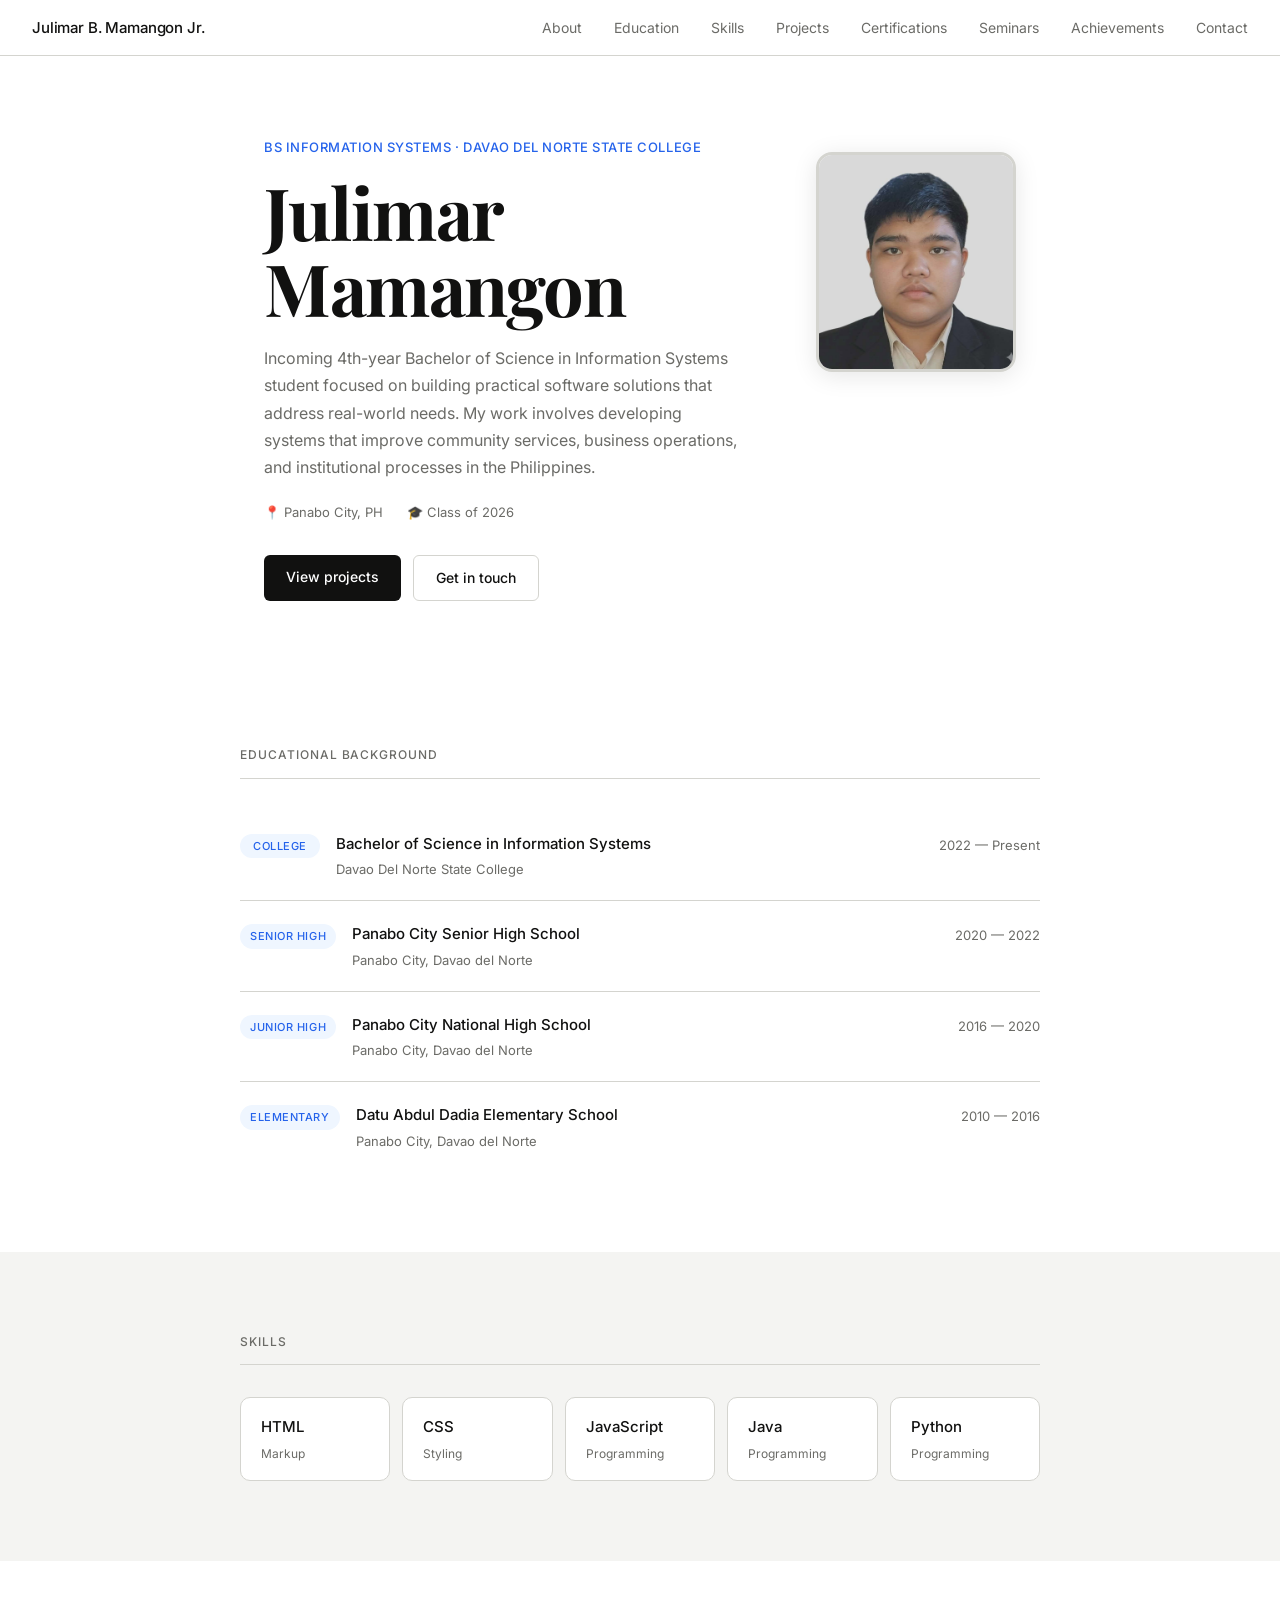
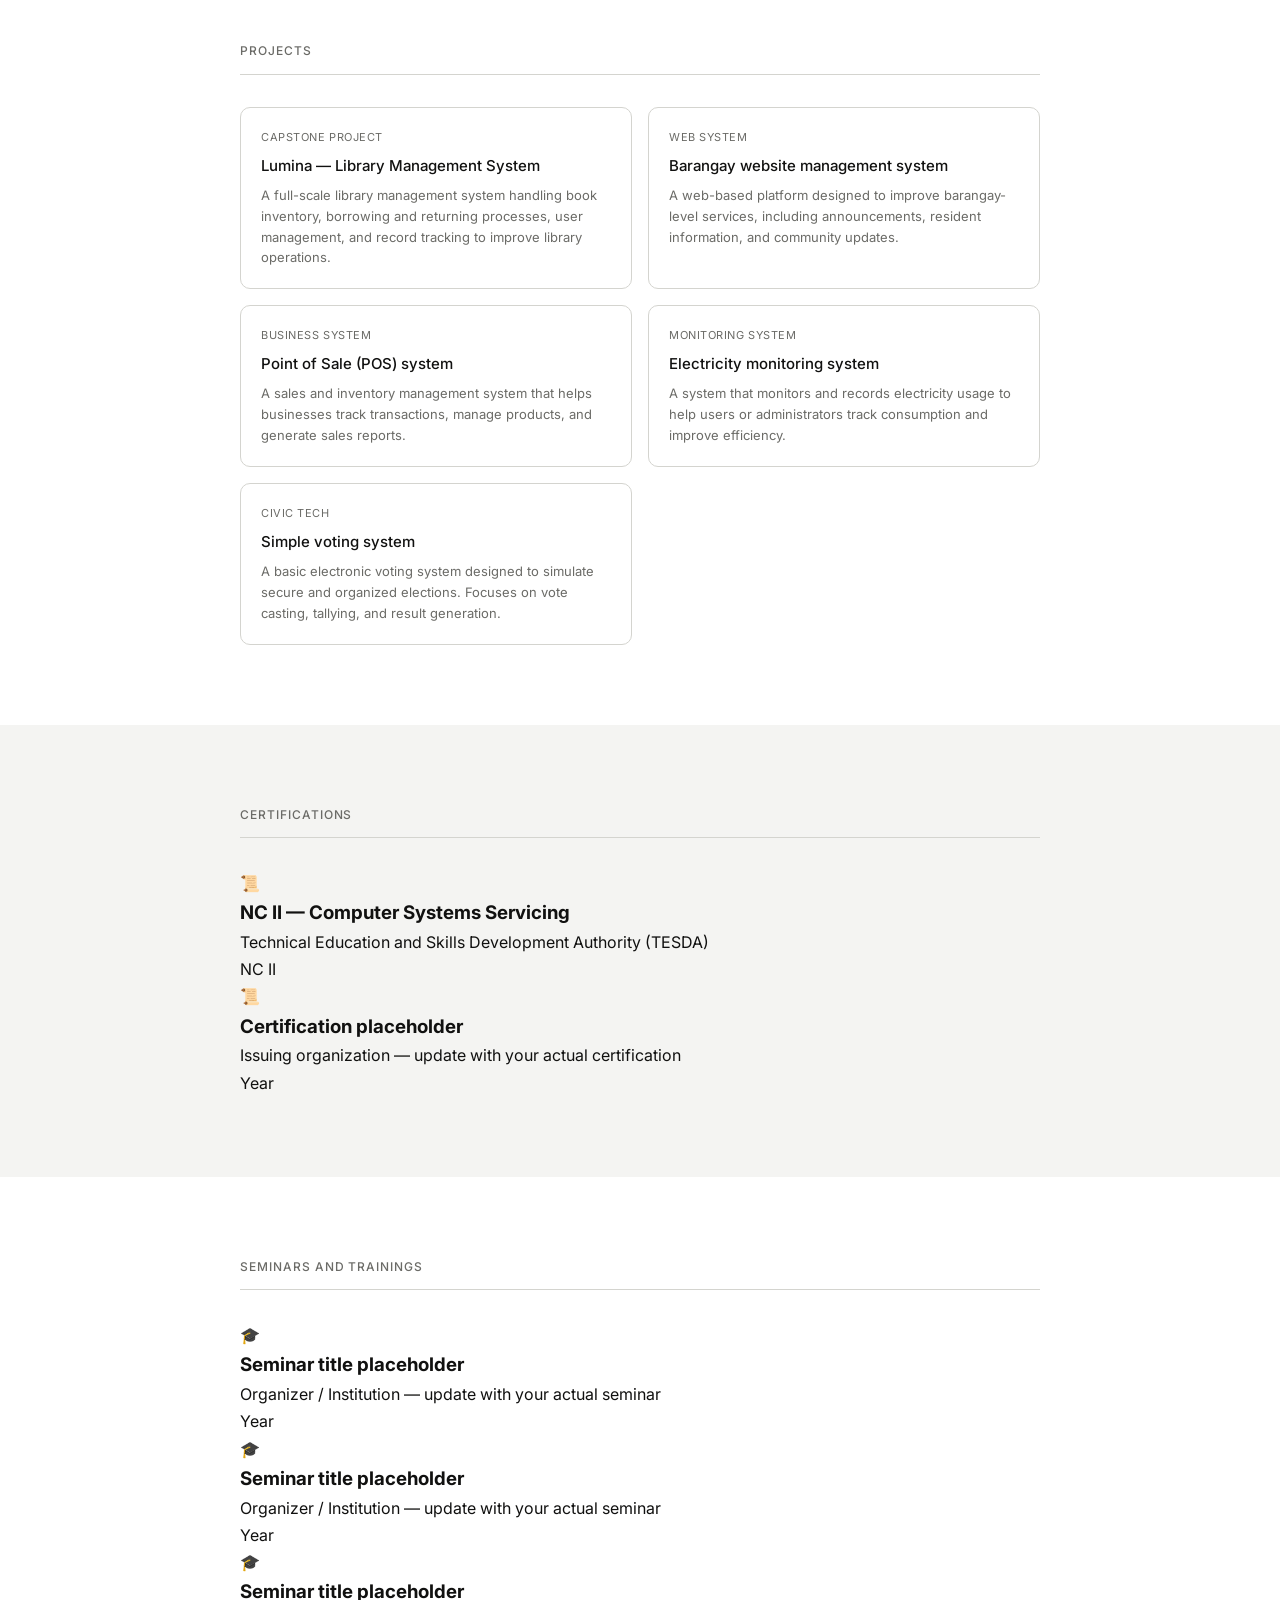
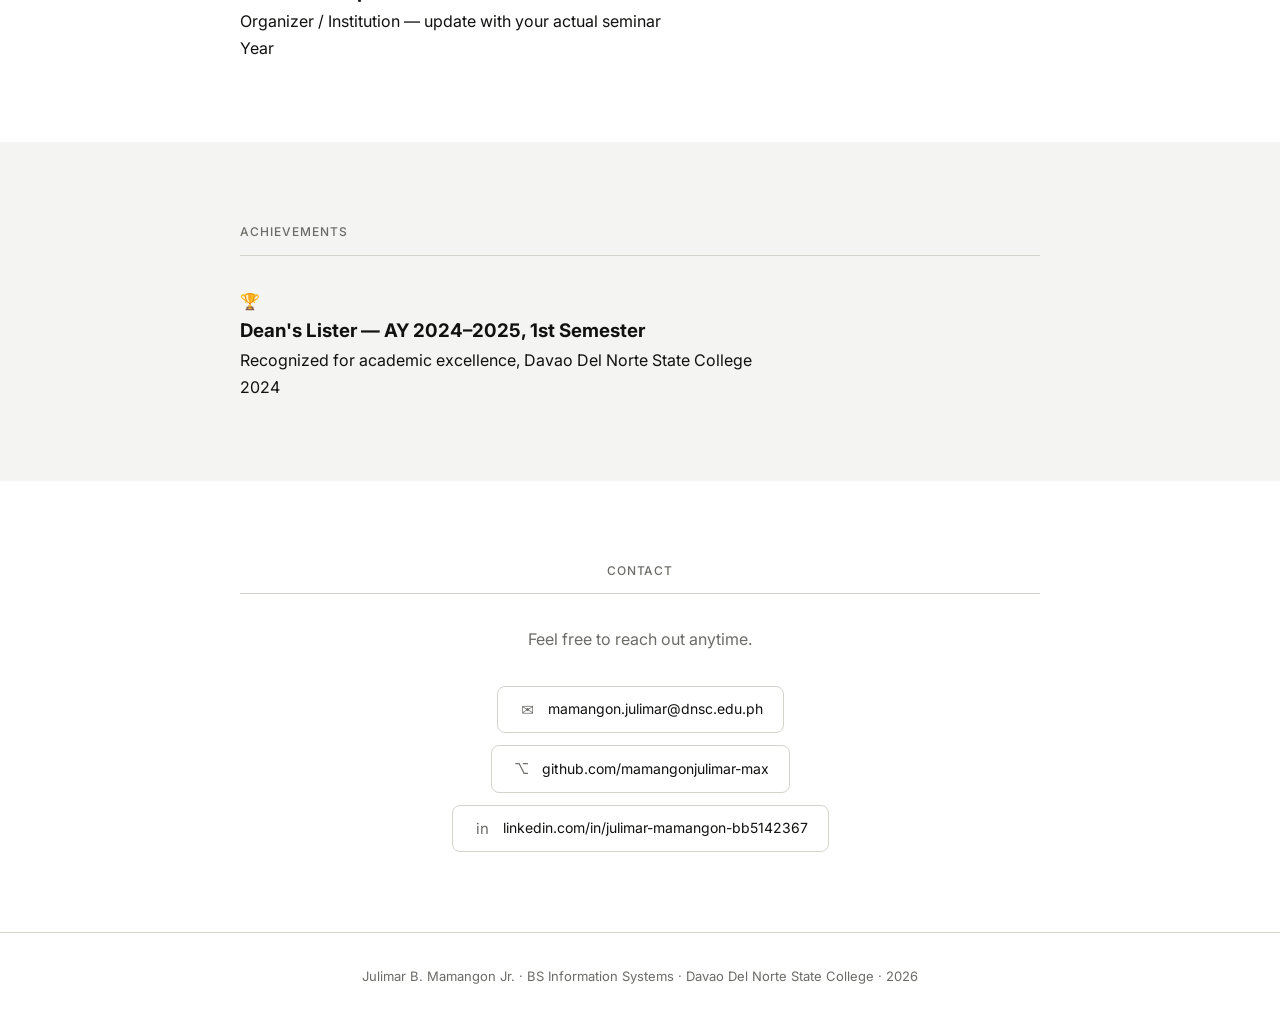
<file: index (5).html>
<!DOCTYPE html>
<html lang="en">
<head>
  <meta charset="UTF-8" />
  <meta name="viewport" content="width=device-width, initial-scale=1.0" />
  <title>Julimar B. Mamangon Jr. — Portfolio</title>
  <link rel="preconnect" href="https://fonts.googleapis.com" />
  <link rel="preconnect" href="https://fonts.gstatic.com" crossorigin />
  <link href="https://fonts.googleapis.com/css2?family=Inter:wght@400;500&family=Playfair+Display:wght@700&display=swap" rel="stylesheet" />
  <link rel="stylesheet" href="style.css" />
</head>
<body>

  <nav class="nav">
    <span class="nav-name">Julimar B. Mamangon Jr.</span>
    <ul class="nav-links">
      <li><a href="#about">About</a></li>
      <li><a href="#education">Education</a></li>
      <li><a href="#skills">Skills</a></li>
      <li><a href="#projects">Projects</a></li>
      <li><a href="#certifications">Certifications</a></li>
      <li><a href="#seminars">Seminars</a></li>
      <li><a href="#achievements">Achievements</a></li>
      <li><a href="#contact">Contact</a></li>
    </ul>
  </nav>

  <header class="hero" id="about">
    <div class="hero-inner">
      <p class="hero-eyebrow">BS Information Systems · Davao Del Norte State College</p>
      <h1 class="hero-name">Julimar<br>Mamangon</h1>
      <p class="hero-desc">
        Incoming 4th-year Bachelor of Science in Information Systems student focused on building practical software solutions that address real-world needs. My work involves developing systems that improve community services, business operations, and institutional processes in the Philippines.
      </p>
      <div class="hero-meta">
        <span>📍 Panabo City, PH</span>
        <span>🎓 Class of 2026</span>
      </div>
      <div class="hero-actions">
        <a href="#projects" class="btn-primary">View projects</a>
        <a href="#contact" class="btn-outline">Get in touch</a>
      </div>
    </div>
    <img src="photo.jpg" alt="Julimar B. Mamangon Jr." class="hero-avatar hero-photo" />
  </header>

  <!-- EDUCATIONAL BACKGROUND -->
  <section class="section" id="education">
    <div class="container">
      <h2 class="section-label">Educational background</h2>
      <div class="edu-list">

        <div class="edu-item">
          <div class="edu-level">College</div>
          <div class="edu-body">
            <h3>Bachelor of Science in Information Systems</h3>
            <p>Davao Del Norte State College</p>
          </div>
          <span class="edu-year">2022 — Present</span>
        </div>

        <div class="edu-item">
          <div class="edu-level">Senior High</div>
          <div class="edu-body">
            <h3>Panabo City Senior High School</h3>
            <p>Panabo City, Davao del Norte</p>
          </div>
          <span class="edu-year">2020 — 2022</span>
        </div>

        <div class="edu-item">
          <div class="edu-level">Junior High</div>
          <div class="edu-body">
            <h3>Panabo City National High School</h3>
            <p>Panabo City, Davao del Norte</p>
          </div>
          <span class="edu-year">2016 — 2020</span>
        </div>

        <div class="edu-item">
          <div class="edu-level">Elementary</div>
          <div class="edu-body">
            <h3>Datu Abdul Dadia Elementary School</h3>
            <p>Panabo City, Davao del Norte</p>
          </div>
          <span class="edu-year">2010 — 2016</span>
        </div>

      </div>
    </div>
  </section>

  <!-- SKILLS -->
  <section class="section section-alt" id="skills">
    <div class="container">
      <h2 class="section-label">Skills</h2>
      <div class="skills-grid">
        <div class="skill-card">
          <span class="skill-name">HTML</span>
          <span class="skill-type">Markup</span>
        </div>
        <div class="skill-card">
          <span class="skill-name">CSS</span>
          <span class="skill-type">Styling</span>
        </div>
        <div class="skill-card">
          <span class="skill-name">JavaScript</span>
          <span class="skill-type">Programming</span>
        </div>
        <div class="skill-card">
          <span class="skill-name">Java</span>
          <span class="skill-type">Programming</span>
        </div>
        <div class="skill-card">
          <span class="skill-name">Python</span>
          <span class="skill-type">Programming</span>
        </div>
      </div>
    </div>
  </section>

  <!-- PROJECTS -->
  <section class="section" id="projects">
    <div class="container">
      <h2 class="section-label">Projects</h2>
      <div class="projects-grid">

        <div class="project-card">
          <div class="project-top">
            <span class="project-tag">Capstone project</span>
          </div>
          <h3 class="project-title">Lumina — Library Management System</h3>
          <p class="project-desc">A full-scale library management system handling book inventory, borrowing and returning processes, user management, and record tracking to improve library operations.</p>
        </div>

        <div class="project-card">
          <div class="project-top">
            <span class="project-tag">Web system</span>
          </div>
          <h3 class="project-title">Barangay website management system</h3>
          <p class="project-desc">A web-based platform designed to improve barangay-level services, including announcements, resident information, and community updates.</p>
        </div>

        <div class="project-card">
          <div class="project-top">
            <span class="project-tag">Business system</span>
          </div>
          <h3 class="project-title">Point of Sale (POS) system</h3>
          <p class="project-desc">A sales and inventory management system that helps businesses track transactions, manage products, and generate sales reports.</p>
        </div>

        <div class="project-card">
          <div class="project-top">
            <span class="project-tag">Monitoring system</span>
          </div>
          <h3 class="project-title">Electricity monitoring system</h3>
          <p class="project-desc">A system that monitors and records electricity usage to help users or administrators track consumption and improve efficiency.</p>
        </div>

        <div class="project-card">
          <div class="project-top">
            <span class="project-tag">Civic tech</span>
          </div>
          <h3 class="project-title">Simple voting system</h3>
          <p class="project-desc">A basic electronic voting system designed to simulate secure and organized elections. Focuses on vote casting, tallying, and result generation.</p>
        </div>

      </div>
    </div>
  </section>

  <!-- CERTIFICATIONS -->
  <section class="section section-alt" id="certifications">
    <div class="container">
      <h2 class="section-label">Certifications</h2>
      <div class="achievements-list">

        <div class="achievement">
          <div class="achievement-icon">📜</div>
          <div class="achievement-body">
            <h3>NC II — Computer Systems Servicing</h3>
            <p>Technical Education and Skills Development Authority (TESDA)</p>
          </div>
          <span class="achievement-year">NC II</span>
        </div>

        <div class="achievement">
          <div class="achievement-icon">📜</div>
          <div class="achievement-body">
            <h3>Certification placeholder</h3>
            <p>Issuing organization — update with your actual certification</p>
          </div>
          <span class="achievement-year">Year</span>
        </div>

      </div>
    </div>
  </section>

  <!-- SEMINARS AND TRAININGS -->
  <section class="section" id="seminars">
    <div class="container">
      <h2 class="section-label">Seminars and trainings</h2>
      <div class="achievements-list">

        <div class="achievement">
          <div class="achievement-icon">🎓</div>
          <div class="achievement-body">
            <h3>Seminar title placeholder</h3>
            <p>Organizer / Institution — update with your actual seminar</p>
          </div>
          <span class="achievement-year">Year</span>
        </div>

        <div class="achievement">
          <div class="achievement-icon">🎓</div>
          <div class="achievement-body">
            <h3>Seminar title placeholder</h3>
            <p>Organizer / Institution — update with your actual seminar</p>
          </div>
          <span class="achievement-year">Year</span>
        </div>

        <div class="achievement">
          <div class="achievement-icon">🎓</div>
          <div class="achievement-body">
            <h3>Seminar title placeholder</h3>
            <p>Organizer / Institution — update with your actual seminar</p>
          </div>
          <span class="achievement-year">Year</span>
        </div>

      </div>
    </div>
  </section>

  <!-- ACHIEVEMENTS -->
  <section class="section section-alt" id="achievements">
    <div class="container">
      <h2 class="section-label">Achievements</h2>
      <div class="achievements-list">
        <div class="achievement">
          <div class="achievement-icon">🏆</div>
          <div class="achievement-body">
            <h3>Dean's Lister — AY 2024–2025, 1st Semester</h3>
            <p>Recognized for academic excellence, Davao Del Norte State College</p>
          </div>
          <span class="achievement-year">2024</span>
        </div>
      </div>
    </div>
  </section>

  <!-- CONTACT -->
  <section class="section" id="contact">
    <div class="container contact-container">
      <h2 class="section-label">Contact</h2>
      <p class="contact-intro">Feel free to reach out anytime.</p>
      <div class="contact-links">
        <a href="mailto:mamangon.julimar@dnsc.edu.ph" class="contact-item">
          <span class="contact-icon">✉</span>
          <span>mamangon.julimar@dnsc.edu.ph</span>
        </a>
        <a href="https://github.com/mamangonjulimar-max" target="_blank" rel="noopener" class="contact-item">
          <span class="contact-icon">⌥</span>
          <span>github.com/mamangonjulimar-max</span>
        </a>
        <a href="https://www.linkedin.com/in/julimar-mamangon-bb5142367" target="_blank" rel="noopener" class="contact-item">
          <span class="contact-icon">in</span>
          <span>linkedin.com/in/julimar-mamangon-bb5142367</span>
        </a>
      </div>
    </div>
  </section>

  <footer class="footer">
    <p>Julimar B. Mamangon Jr. · BS Information Systems · Davao Del Norte State College · 2026</p>
  </footer>

</body>
</html>
</file>
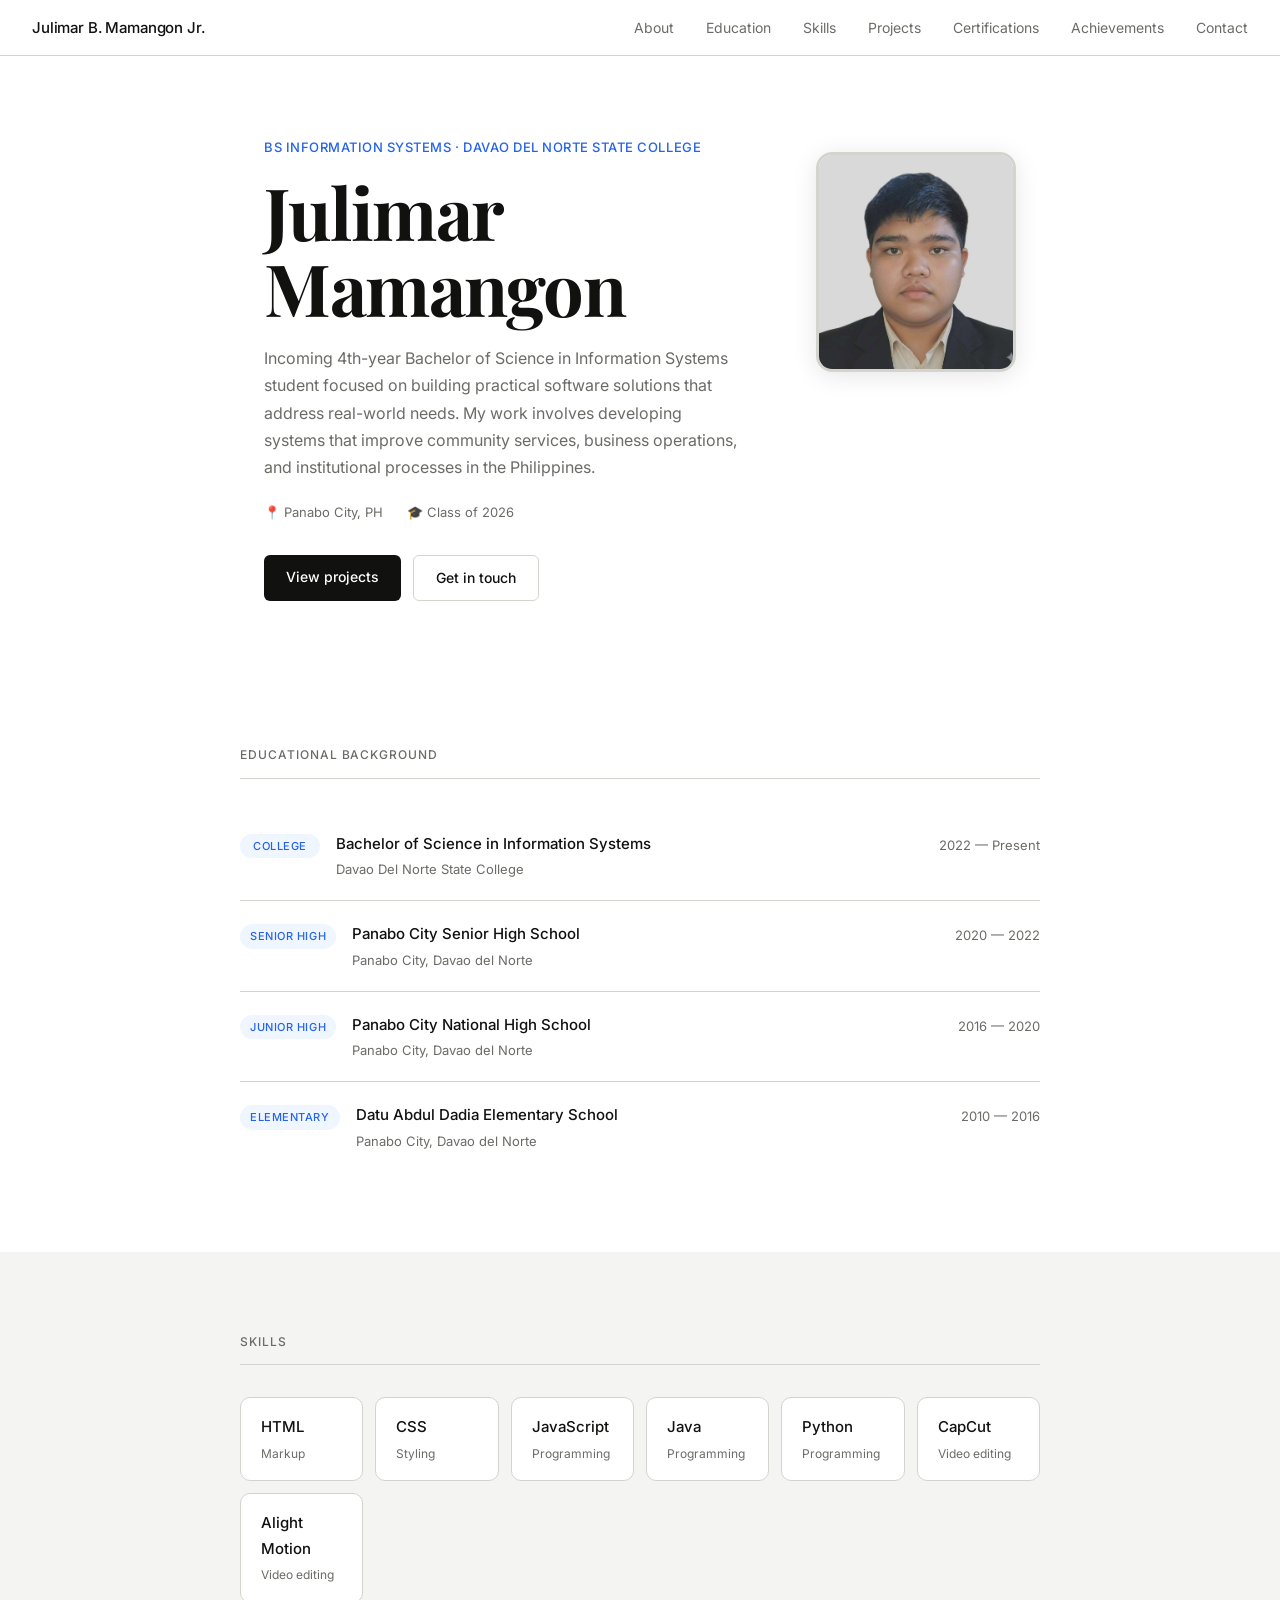
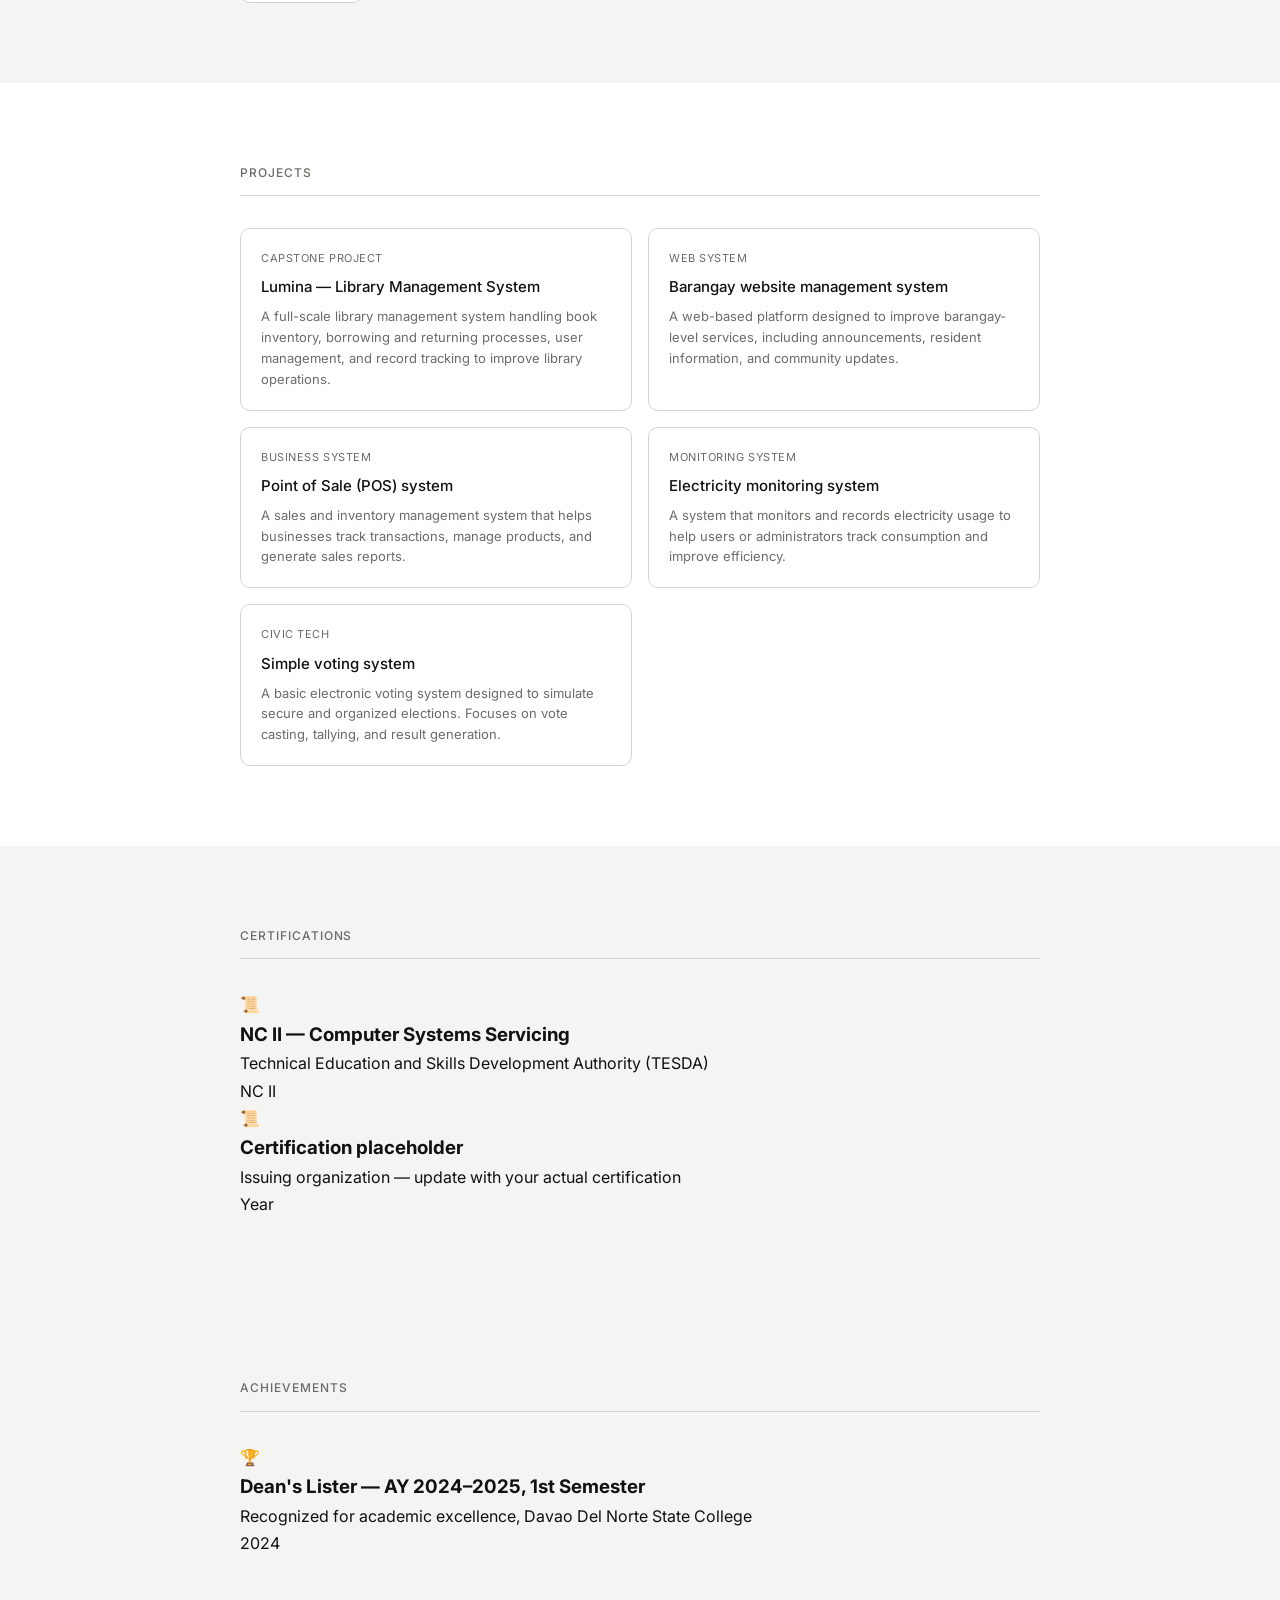
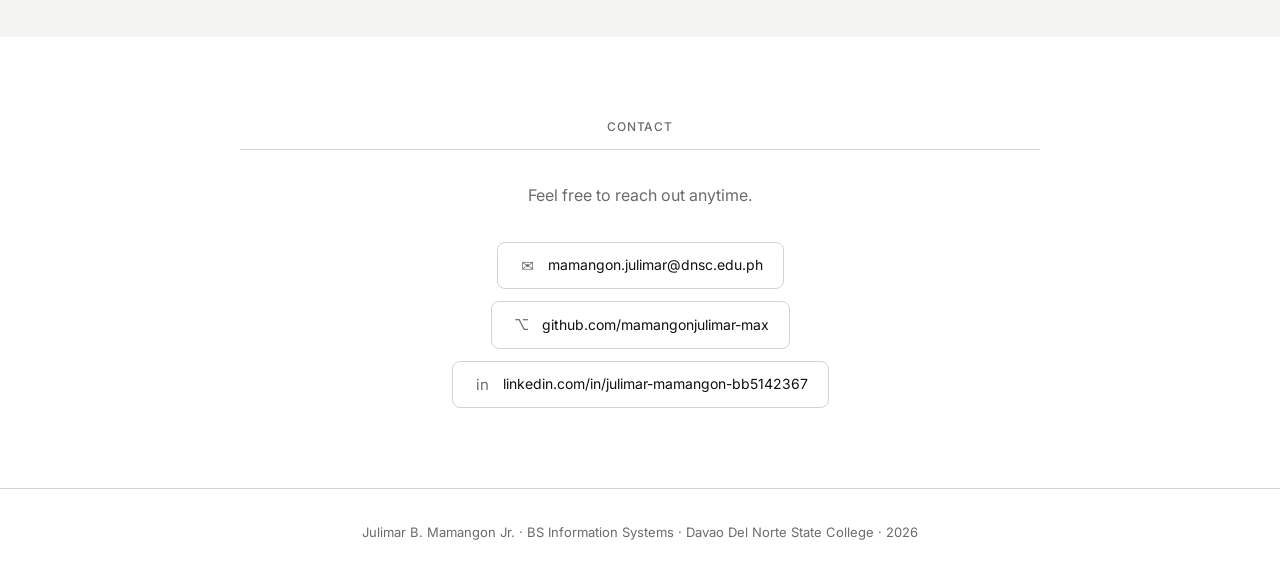
<file: index (6).html>
<!DOCTYPE html>
<html lang="en">
<head>
  <meta charset="UTF-8" />
  <meta name="viewport" content="width=device-width, initial-scale=1.0" />
  <title>Julimar B. Mamangon Jr. — Portfolio</title>
  <link rel="preconnect" href="https://fonts.googleapis.com" />
  <link rel="preconnect" href="https://fonts.gstatic.com" crossorigin />
  <link href="https://fonts.googleapis.com/css2?family=Inter:wght@400;500&family=Playfair+Display:wght@700&display=swap" rel="stylesheet" />
  <link rel="stylesheet" href="style.css" />
</head>
<body>

  <nav class="nav">
    <span class="nav-name">Julimar B. Mamangon Jr.</span>
    <ul class="nav-links">
      <li><a href="#about">About</a></li>
      <li><a href="#education">Education</a></li>
      <li><a href="#skills">Skills</a></li>
      <li><a href="#projects">Projects</a></li>
      <li><a href="#certifications">Certifications</a></li>
      <li><a href="#achievements">Achievements</a></li>
      <li><a href="#contact">Contact</a></li>
    </ul>
  </nav>

  <header class="hero" id="about">
    <div class="hero-inner">
      <p class="hero-eyebrow">BS Information Systems · Davao Del Norte State College</p>
      <h1 class="hero-name">Julimar<br>Mamangon</h1>
      <p class="hero-desc">
        Incoming 4th-year Bachelor of Science in Information Systems student focused on building practical software solutions that address real-world needs. My work involves developing systems that improve community services, business operations, and institutional processes in the Philippines.
      </p>
      <div class="hero-meta">
        <span>📍 Panabo City, PH</span>
        <span>🎓 Class of 2026</span>
      </div>
      <div class="hero-actions">
        <a href="#projects" class="btn-primary">View projects</a>
        <a href="#contact" class="btn-outline">Get in touch</a>
      </div>
    </div>
    <img src="photo.jpg" alt="Julimar B. Mamangon Jr." class="hero-avatar hero-photo" />
  </header>

  <!-- EDUCATIONAL BACKGROUND -->
  <section class="section" id="education">
    <div class="container">
      <h2 class="section-label">Educational background</h2>
      <div class="edu-list">

        <div class="edu-item">
          <div class="edu-level">College</div>
          <div class="edu-body">
            <h3>Bachelor of Science in Information Systems</h3>
            <p>Davao Del Norte State College</p>
          </div>
          <span class="edu-year">2022 — Present</span>
        </div>

        <div class="edu-item">
          <div class="edu-level">Senior High</div>
          <div class="edu-body">
            <h3>Panabo City Senior High School</h3>
            <p>Panabo City, Davao del Norte</p>
          </div>
          <span class="edu-year">2020 — 2022</span>
        </div>

        <div class="edu-item">
          <div class="edu-level">Junior High</div>
          <div class="edu-body">
            <h3>Panabo City National High School</h3>
            <p>Panabo City, Davao del Norte</p>
          </div>
          <span class="edu-year">2016 — 2020</span>
        </div>

        <div class="edu-item">
          <div class="edu-level">Elementary</div>
          <div class="edu-body">
            <h3>Datu Abdul Dadia Elementary School</h3>
            <p>Panabo City, Davao del Norte</p>
          </div>
          <span class="edu-year">2010 — 2016</span>
        </div>

      </div>
    </div>
  </section>

  <!-- SKILLS -->
  <section class="section section-alt" id="skills">
    <div class="container">
      <h2 class="section-label">Skills</h2>
      <div class="skills-grid">
        <div class="skill-card">
          <span class="skill-name">HTML</span>
          <span class="skill-type">Markup</span>
        </div>
        <div class="skill-card">
          <span class="skill-name">CSS</span>
          <span class="skill-type">Styling</span>
        </div>
        <div class="skill-card">
          <span class="skill-name">JavaScript</span>
          <span class="skill-type">Programming</span>
        </div>
        <div class="skill-card">
          <span class="skill-name">Java</span>
          <span class="skill-type">Programming</span>
        </div>
        <div class="skill-card">
          <span class="skill-name">Python</span>
          <span class="skill-type">Programming</span>
        </div>
        <div class="skill-card">
          <span class="skill-name">CapCut</span>
          <span class="skill-type">Video editing</span>
        </div>
        <div class="skill-card">
          <span class="skill-name">Alight Motion</span>
          <span class="skill-type">Video editing</span>
        </div>
      </div>
    </div>
  </section>

  <!-- PROJECTS -->
  <section class="section" id="projects">
    <div class="container">
      <h2 class="section-label">Projects</h2>
      <div class="projects-grid">

        <div class="project-card">
          <div class="project-top">
            <span class="project-tag">Capstone project</span>
          </div>
          <h3 class="project-title">Lumina — Library Management System</h3>
          <p class="project-desc">A full-scale library management system handling book inventory, borrowing and returning processes, user management, and record tracking to improve library operations.</p>
        </div>

        <div class="project-card">
          <div class="project-top">
            <span class="project-tag">Web system</span>
          </div>
          <h3 class="project-title">Barangay website management system</h3>
          <p class="project-desc">A web-based platform designed to improve barangay-level services, including announcements, resident information, and community updates.</p>
        </div>

        <div class="project-card">
          <div class="project-top">
            <span class="project-tag">Business system</span>
          </div>
          <h3 class="project-title">Point of Sale (POS) system</h3>
          <p class="project-desc">A sales and inventory management system that helps businesses track transactions, manage products, and generate sales reports.</p>
        </div>

        <div class="project-card">
          <div class="project-top">
            <span class="project-tag">Monitoring system</span>
          </div>
          <h3 class="project-title">Electricity monitoring system</h3>
          <p class="project-desc">A system that monitors and records electricity usage to help users or administrators track consumption and improve efficiency.</p>
        </div>

        <div class="project-card">
          <div class="project-top">
            <span class="project-tag">Civic tech</span>
          </div>
          <h3 class="project-title">Simple voting system</h3>
          <p class="project-desc">A basic electronic voting system designed to simulate secure and organized elections. Focuses on vote casting, tallying, and result generation.</p>
        </div>

      </div>
    </div>
  </section>

  <!-- CERTIFICATIONS -->
  <section class="section section-alt" id="certifications">
    <div class="container">
      <h2 class="section-label">Certifications</h2>
      <div class="achievements-list">

        <div class="achievement">
          <div class="achievement-icon">📜</div>
          <div class="achievement-body">
            <h3>NC II — Computer Systems Servicing</h3>
            <p>Technical Education and Skills Development Authority (TESDA)</p>
          </div>
          <span class="achievement-year">NC II</span>
        </div>

        <div class="achievement">
          <div class="achievement-icon">📜</div>
          <div class="achievement-body">
            <h3>Certification placeholder</h3>
            <p>Issuing organization — update with your actual certification</p>
          </div>
          <span class="achievement-year">Year</span>
        </div>

      </div>
    </div>
  </section>

  <!-- ACHIEVEMENTS -->
  <section class="section section-alt" id="achievements">
    <div class="container">
      <h2 class="section-label">Achievements</h2>
      <div class="achievements-list">
        <div class="achievement">
          <div class="achievement-icon">🏆</div>
          <div class="achievement-body">
            <h3>Dean's Lister — AY 2024–2025, 1st Semester</h3>
            <p>Recognized for academic excellence, Davao Del Norte State College</p>
          </div>
          <span class="achievement-year">2024</span>
        </div>
      </div>
    </div>
  </section>

  <!-- CONTACT -->
  <section class="section" id="contact">
    <div class="container contact-container">
      <h2 class="section-label">Contact</h2>
      <p class="contact-intro">Feel free to reach out anytime.</p>
      <div class="contact-links">
        <a href="mailto:mamangon.julimar@dnsc.edu.ph" class="contact-item">
          <span class="contact-icon">✉</span>
          <span>mamangon.julimar@dnsc.edu.ph</span>
        </a>
        <a href="https://github.com/mamangonjulimar-max" target="_blank" rel="noopener" class="contact-item">
          <span class="contact-icon">⌥</span>
          <span>github.com/mamangonjulimar-max</span>
        </a>
        <a href="https://www.linkedin.com/in/julimar-mamangon-bb5142367" target="_blank" rel="noopener" class="contact-item">
          <span class="contact-icon">in</span>
          <span>linkedin.com/in/julimar-mamangon-bb5142367</span>
        </a>
      </div>
    </div>
  </section>

  <footer class="footer">
    <p>Julimar B. Mamangon Jr. · BS Information Systems · Davao Del Norte State College · 2026</p>
  </footer>

</body>
</html>
</file>
<file: style.css>
*, *::before, *::after {
  box-sizing: border-box;
  margin: 0;
  padding: 0;
}

:root {
  --black: #111110;
  --gray-900: #1c1c1a;
  --gray-600: #6b6b67;
  --gray-300: #d4d4cf;
  --gray-100: #f4f4f2;
  --white: #ffffff;
  --accent: #2563eb;
  --accent-light: #eff6ff;
  --nav-bg: rgba(255, 255, 255, 0.92);
  --avatar-shadow: rgba(0, 0, 0, 0.10);

  --font-display: 'Playfair Display', Georgia, serif;
  --font-body: 'Inter', system-ui, sans-serif;

  --max-w: 800px;
  --section-pad: 5rem 1.5rem;
}

/* ── DARK THEME ── */
[data-theme="dark"] {
  --black: #f0f0ee;
  --gray-900: #d8d8d3;
  --gray-600: #b8b8b2;
  --gray-300: #37373f;
  --gray-100: #202027;
  --white: #101013;
  --accent: #5b9dff;
  --accent-light: #16283f;
  --nav-bg: rgba(16, 16, 19, 0.85);
  --avatar-shadow: rgba(0, 0, 0, 0.45);
}

html { scroll-behavior: smooth; }

body {
  font-family: var(--font-body);
  font-size: 16px;
  line-height: 1.7;
  color: var(--black);
  background: var(--white);
  -webkit-font-smoothing: antialiased;
  transition: background-color 0.2s ease, color 0.2s ease;
}

a { color: inherit; text-decoration: none; }

/* ── NAV ── */
.nav {
  position: sticky;
  top: 0;
  z-index: 100;
  background: var(--nav-bg);
  backdrop-filter: blur(8px);
  border-bottom: 1px solid var(--gray-300);
  display: flex;
  align-items: center;
  justify-content: space-between;
  padding: 0 2rem;
  height: 56px;
  transition: background-color 0.2s ease, border-color 0.2s ease;
}

.nav-name {
  font-size: 15px;
  font-weight: 500;
  letter-spacing: -0.01em;
}

.nav-right {
  display: flex;
  align-items: center;
  gap: 1.5rem;
}

.nav-links {
  display: flex;
  gap: 2rem;
  list-style: none;
}

.nav-links a {
  font-size: 14px;
  color: var(--gray-600);
  transition: color 0.15s;
}

.nav-links a:hover { color: var(--black); }

/* ── THEME TOGGLE ── */
.theme-toggle {
  display: inline-flex;
  align-items: center;
  justify-content: center;
  width: 34px;
  height: 34px;
  flex-shrink: 0;
  border-radius: 50%;
  border: 1px solid var(--gray-300);
  background: var(--white);
  cursor: pointer;
  font-size: 15px;
  line-height: 1;
  padding: 0;
  transition: background-color 0.15s ease, border-color 0.15s ease;
}

.theme-toggle:hover { background: var(--gray-100); }

.theme-toggle:focus-visible {
  outline: 2px solid var(--accent);
  outline-offset: 2px;
}

.theme-toggle .icon-to-light { display: none; }
[data-theme="dark"] .theme-toggle .icon-to-dark { display: none; }
[data-theme="dark"] .theme-toggle .icon-to-light { display: inline; }

/* ── HERO ── */
.hero {
  max-width: var(--max-w);
  margin: 0 auto;
  padding: 5rem 1.5rem 4rem;
  display: flex;
  align-items: flex-start;
  justify-content: space-between;
  gap: 2rem;
}

.hero-inner { flex: 1; }

.hero-eyebrow {
  font-size: 13px;
  font-weight: 500;
  color: var(--accent);
  letter-spacing: 0.04em;
  text-transform: uppercase;
  margin-bottom: 1rem;
}

.hero-name {
  font-family: var(--font-display);
  font-size: clamp(48px, 7vw, 72px);
  font-weight: 700;
  line-height: 1.05;
  letter-spacing: -0.02em;
  color: var(--black);
  margin-bottom: 1.25rem;
}

.hero-desc {
  font-size: 16px;
  color: var(--gray-600);
  max-width: 480px;
  line-height: 1.7;
  margin-bottom: 1.25rem;
}

.hero-meta {
  display: flex;
  flex-wrap: wrap;
  gap: 0.75rem 1.5rem;
  font-size: 13px;
  color: var(--gray-600);
  margin-bottom: 2rem;
}

.hero-actions {
  display: flex;
  gap: 0.75rem;
  flex-wrap: wrap;
}

.btn-primary {
  display: inline-block;
  padding: 10px 22px;
  background: var(--black);
  color: var(--white);
  font-size: 14px;
  font-weight: 500;
  border-radius: 6px;
  transition: background-color 0.15s;
}

.btn-primary:hover { background: var(--gray-900); }

.btn-outline {
  display: inline-block;
  padding: 10px 22px;
  background: transparent;
  color: var(--black);
  font-size: 14px;
  font-weight: 500;
  border-radius: 6px;
  border: 1px solid var(--gray-300);
  transition: border-color 0.15s, background-color 0.15s;
}

.btn-outline:hover { background: var(--gray-100); }

.hero-avatar {
  width: 200px;
  height: 220px;
  border-radius: 16px;
  flex-shrink: 0;
  margin-top: 1rem;
  border: 3px solid var(--gray-300);
  box-shadow: 0 4px 24px var(--avatar-shadow);
  transition: border-color 0.2s ease, box-shadow 0.2s ease;
}

.hero-photo {
  object-fit: cover;
  object-position: center top;
  display: block;
}

/* ── SECTIONS ── */
.section { padding: var(--section-pad); }
.section-alt { background: var(--gray-100); transition: background-color 0.2s ease; }

.container {
  max-width: var(--max-w);
  margin: 0 auto;
}

.section-label {
  font-size: 12px;
  font-weight: 500;
  color: var(--gray-600);
  letter-spacing: 0.08em;
  text-transform: uppercase;
  margin-bottom: 2rem;
  padding-bottom: 0.75rem;
  border-bottom: 1px solid var(--gray-300);
  transition: border-color 0.2s ease;
}

/* ── ACADEMICS ── */
.academics-info {
  font-size: 15px;
  color: var(--gray-600);
  padding: 1.25rem;
  background: var(--white);
  border: 1px solid var(--gray-300);
  border-radius: 10px;
  transition: background-color 0.2s ease, border-color 0.2s ease;
}

/* ── PROJECTS ── */
.projects-grid {
  display: grid;
  grid-template-columns: 1fr 1fr;
  gap: 1rem;
}

.projects-grid .project-card:last-child:nth-child(odd) {
  grid-column: 1 / -1;
  max-width: calc(50% - 0.5rem);
}

.project-card {
  background: var(--white);
  border: 1px solid var(--gray-300);
  border-radius: 10px;
  padding: 1.25rem;
  display: flex;
  flex-direction: column;
  gap: 0.6rem;
  transition: background-color 0.2s ease, border-color 0.15s;
}

.project-card:hover { border-color: var(--gray-600); }

.project-photo {
  width: 100%;
  aspect-ratio: 16 / 10;
  border-radius: 8px;
  overflow: hidden;
  background: var(--gray-100);
}

.project-photo img {
  width: 100%;
  height: 100%;
  object-fit: cover;
  display: block;
}

.photo-placeholder {
  display: none;
  width: 100%;
  height: 100%;
  flex-direction: column;
  align-items: center;
  justify-content: center;
  gap: 4px;
  border: 1.5px dashed var(--gray-300);
  border-radius: 8px;
  color: var(--gray-600);
  font-size: 12px;
  text-align: center;
  padding: 0.5rem;
  transition: border-color 0.2s ease, color 0.2s ease;
}

.placeholder-icon { font-size: 22px; }

.project-top {
  display: flex;
  align-items: center;
  justify-content: space-between;
}

.project-tag {
  font-size: 11px;
  color: var(--gray-600);
  text-transform: uppercase;
  letter-spacing: 0.05em;
}

.project-tags {
  display: flex;
  flex-wrap: wrap;
  gap: 6px;
  margin-top: 2px;
}

.tech-tag {
  font-size: 11px;
  font-weight: 500;
  padding: 3px 10px;
  border-radius: 20px;
  background: var(--gray-100);
  color: var(--gray-600);
  border: 1px solid var(--gray-300);
  transition: background-color 0.2s ease, border-color 0.2s ease;
}

.project-title {
  font-size: 15px;
  font-weight: 500;
  line-height: 1.3;
}

.project-desc {
  font-size: 13px;
  color: var(--gray-600);
  line-height: 1.6;
  flex: 1;
}

.project-links a {
  font-size: 13px;
  color: var(--accent);
  font-weight: 500;
  transition: opacity 0.15s;
}

.project-links a:hover { opacity: 0.7; }

/* ── CONTACT ── */
.contact-container { text-align: center; }

.contact-intro {
  font-size: 16px;
  color: var(--gray-600);
  margin-bottom: 2rem;
}

.contact-form {
  display: flex;
  flex-direction: column;
  gap: 1.1rem;
  max-width: 440px;
  margin: 0 auto 2rem;
  text-align: left;
}

.form-group {
  display: flex;
  flex-direction: column;
  gap: 6px;
}

.form-group label {
  font-size: 13px;
  font-weight: 500;
  color: var(--gray-600);
}

.form-group input,
.form-group textarea {
  font-family: var(--font-body);
  font-size: 14px;
  color: var(--black);
  background: var(--white);
  border: 1px solid var(--gray-300);
  border-radius: 8px;
  padding: 10px 14px;
  transition: border-color 0.15s, background-color 0.2s ease;
  resize: vertical;
}

.form-group input::placeholder,
.form-group textarea::placeholder { color: var(--gray-600); opacity: 0.7; }

.form-group input:focus,
.form-group textarea:focus {
  outline: none;
  border-color: var(--accent);
}

.form-group.has-error input,
.form-group.has-error textarea {
  border-color: #dc2626;
}

.form-group.has-error input:focus,
.form-group.has-error textarea:focus {
  border-color: #dc2626;
}

.form-error {
  display: none;
  font-size: 12px;
  color: #dc2626;
}

.form-group.has-error .form-error { display: block; }

.label-row {
  display: flex;
  align-items: baseline;
  justify-content: space-between;
  gap: 0.5rem;
}

.char-count {
  font-size: 11px;
  color: var(--gray-600);
}

.char-count.limit-near { color: #dc2626; }

.form-submit {
  align-self: center;
  padding: 10px 28px;
  background: var(--black);
  color: var(--white);
  font-family: var(--font-body);
  font-size: 14px;
  font-weight: 500;
  border: none;
  border-radius: 6px;
  cursor: pointer;
  transition: background-color 0.15s, opacity 0.15s;
  display: inline-flex;
  align-items: center;
  gap: 8px;
}

.form-submit:hover { background: var(--gray-900); }

.form-submit:disabled {
  opacity: 0.6;
  cursor: default;
  background: var(--black);
}

.form-spinner {
  width: 13px;
  height: 13px;
  border-radius: 50%;
  border: 2px solid rgba(255, 255, 255, 0.35);
  border-top-color: var(--white);
  animation: form-spin 0.7s linear infinite;
  display: none;
}

.form-submit.is-loading .form-spinner { display: inline-block; }

@keyframes form-spin {
  to { transform: rotate(360deg); }
}

.form-status {
  display: none;
  font-size: 13px;
  padding: 10px 14px;
  border-radius: 8px;
  margin-top: -0.3rem;
}

.form-status.is-visible { display: block; }

.form-status.success {
  color: #15803d;
  background: #f0fdf4;
  border: 1px solid #bbf7d0;
}

[data-theme="dark"] .form-status.success {
  background: #0f2416;
  border-color: #1c4a2b;
  color: #4ade80;
}

.form-status.error {
  color: #b91c1c;
  background: #fef2f2;
  border: 1px solid #fecaca;
}

[data-theme="dark"] .form-status.error {
  background: #2a1212;
  border-color: #4a1c1c;
  color: #f87171;
}

.form-status a { text-decoration: underline; font-weight: 500; }

.contact-divider {
  display: flex;
  align-items: center;
  gap: 1rem;
  max-width: 440px;
  margin: 0 auto 1.5rem;
  color: var(--gray-600);
  font-size: 12px;
  text-transform: uppercase;
  letter-spacing: 0.05em;
}

.contact-divider::before,
.contact-divider::after {
  content: '';
  flex: 1;
  height: 1px;
  background: var(--gray-300);
}

.contact-links {
  display: flex;
  flex-direction: column;
  gap: 0.75rem;
  align-items: center;
}

.contact-item {
  display: inline-flex;
  align-items: center;
  gap: 10px;
  font-size: 14px;
  color: var(--black);
  padding: 10px 20px;
  border: 1px solid var(--gray-300);
  border-radius: 8px;
  min-width: 280px;
  transition: background-color 0.15s, border-color 0.15s;
}

.contact-item:hover { background: var(--gray-100); border-color: var(--gray-600); }

.contact-icon {
  font-size: 15px;
  width: 20px;
  text-align: center;
  color: var(--gray-600);
}

/* ── FOOTER ── */
.footer {
  text-align: center;
  padding: 2rem 1.5rem;
  font-size: 13px;
  color: var(--gray-600);
  border-top: 1px solid var(--gray-300);
  transition: border-color 0.2s ease;
}

/* ── RESPONSIVE ── */
@media (max-width: 640px) {
  .nav { padding: 0 1.25rem; }
  .nav-links { display: none; }
  .hero { flex-direction: column-reverse; padding: 3rem 1.25rem; }
  .hero-avatar { width: 130px; height: 150px; border-radius: 12px; margin: 0 auto; }
  .hero-name { font-size: 44px; }
  .academics-grid { grid-template-columns: 1fr 1fr; }
  .projects-grid { grid-template-columns: 1fr; }
  .projects-grid .project-card:last-child:nth-child(odd) { grid-column: auto; max-width: 100%; }
  .contact-item { min-width: unset; width: 100%; }
}

@media (prefers-reduced-motion: reduce) {
  html { scroll-behavior: auto; }
  * { transition: none !important; }
}

/* ── EDUCATION ── */
.edu-list {
  display: flex;
  flex-direction: column;
}

.edu-item {
  display: flex;
  align-items: flex-start;
  gap: 1rem;
  padding: 1.25rem 0;
  border-bottom: 1px solid var(--gray-300);
  transition: border-color 0.2s ease;
}

.edu-item:last-child { border-bottom: none; }

.edu-level {
  font-size: 11px;
  font-weight: 500;
  text-transform: uppercase;
  letter-spacing: 0.05em;
  color: var(--accent);
  background: var(--accent-light);
  padding: 3px 10px;
  border-radius: 20px;
  white-space: nowrap;
  margin-top: 3px;
  flex-shrink: 0;
  min-width: 80px;
  text-align: center;
  transition: background-color 0.2s ease, color 0.2s ease;
}

.edu-body { flex: 1; }
.edu-body h3 { font-size: 15px; font-weight: 500; margin-bottom: 2px; }
.edu-body p { font-size: 13px; color: var(--gray-600); }

.edu-year {
  font-size: 13px;
  color: var(--gray-600);
  white-space: nowrap;
  padding-top: 3px;
  flex-shrink: 0;
}

/* ── SKILLS ── */
.skills-grid {
  display: grid;
  grid-template-columns: repeat(auto-fit, minmax(120px, 1fr));
  gap: 0.75rem;
}

.skill-card {
  background: var(--white);
  border: 1px solid var(--gray-300);
  border-radius: 10px;
  padding: 1rem 1.25rem;
  display: flex;
  flex-direction: column;
  gap: 4px;
  transition: background-color 0.2s ease, border-color 0.15s;
}

.skill-card:hover { border-color: var(--accent); }

.skill-name {
  font-size: 15px;
  font-weight: 500;
  color: var(--black);
}

.skill-type {
  font-size: 12px;
  color: var(--gray-600);
}

/* ── SCROLL REVEAL ── */
.reveal {
  opacity: 0;
  transform: translateY(24px);
  transition: opacity 0.6s ease, transform 0.6s ease;
}

.reveal.is-visible {
  opacity: 1;
  transform: translateY(0);
}

.hero-avatar.reveal { transition-delay: 0.1s; }

.edu-list .edu-item:nth-child(1) { transition-delay: 0s; }
.edu-list .edu-item:nth-child(2) { transition-delay: 0.08s; }
.edu-list .edu-item:nth-child(3) { transition-delay: 0.16s; }
.edu-list .edu-item:nth-child(4) { transition-delay: 0.24s; }

.skills-grid .skill-card:nth-child(1) { transition-delay: 0s; }
.skills-grid .skill-card:nth-child(2) { transition-delay: 0.05s; }
.skills-grid .skill-card:nth-child(3) { transition-delay: 0.10s; }
.skills-grid .skill-card:nth-child(4) { transition-delay: 0.15s; }
.skills-grid .skill-card:nth-child(5) { transition-delay: 0.20s; }
.skills-grid .skill-card:nth-child(6) { transition-delay: 0.25s; }
.skills-grid .skill-card:nth-child(7) { transition-delay: 0.30s; }

.projects-grid .project-card:nth-child(1) { transition-delay: 0s; }
.projects-grid .project-card:nth-child(2) { transition-delay: 0.08s; }
.projects-grid .project-card:nth-child(3) { transition-delay: 0.16s; }
.projects-grid .project-card:nth-child(4) { transition-delay: 0.24s; }
.projects-grid .project-card:nth-child(5) { transition-delay: 0.32s; }
</file>
